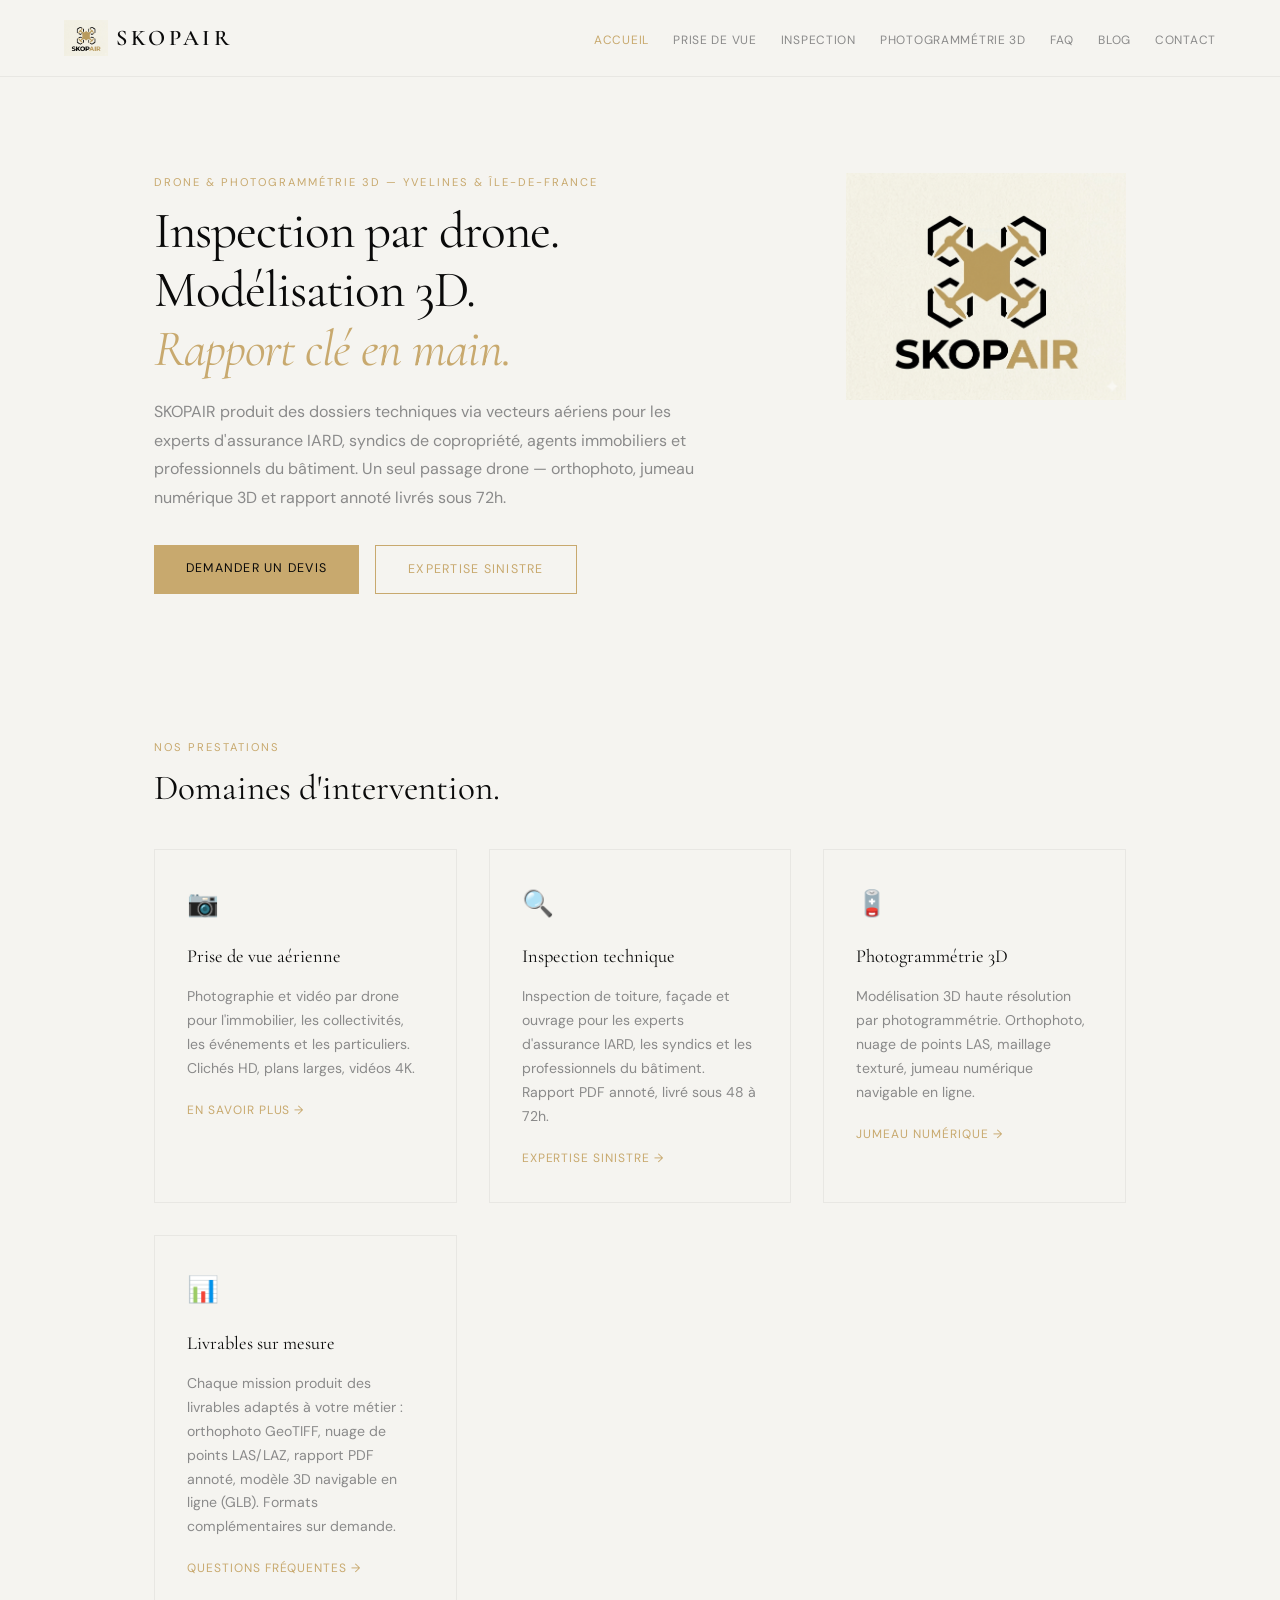
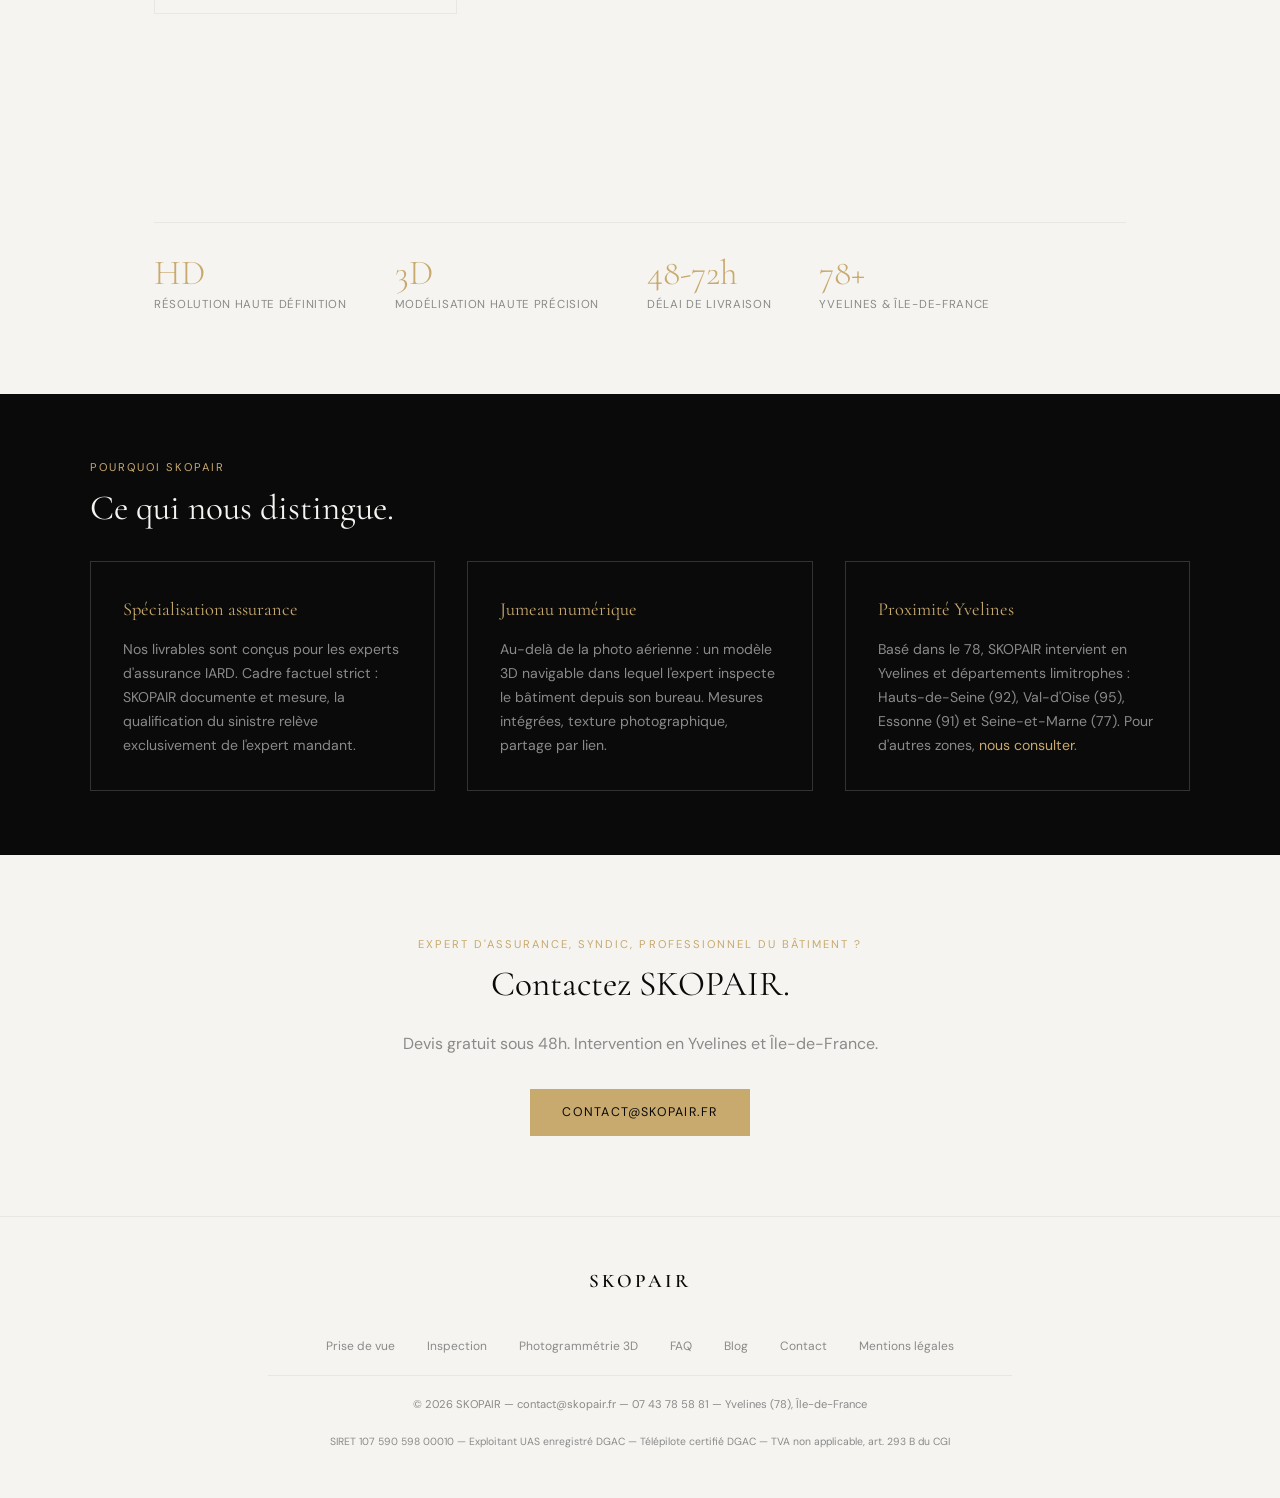
<file: index.html>
<!DOCTYPE html>
<html lang="fr">
<head>
  <meta charset="UTF-8">
  <meta name="viewport" content="width=device-width, initial-scale=1.0">
  <title>SKOPAIR — Drone & Photogrammétrie 3D pour Experts d'Assurance | Yvelines & Île-de-France</title>
  <meta name="description" content="SKOPAIR : inspection par drone et photogrammétrie 3D pour experts d'assurance IARD, syndics et professionnels du bâtiment. Orthophoto centimétrique, nuage de points, jumeau numérique — Yvelines (78) et Île-de-France.">
  <meta name="keywords" content="drone inspection toiture Yvelines, expert assurance drone IARD, photogrammétrie 3D drone Île-de-France, orthophoto sinistre drone, inspection façade drone 78, nuage de points LAS drone, jumeau numérique bâtiment drone, télépilote professionnel Yvelines">
  <meta name="robots" content="index, follow">
  <link rel="canonical" href="https://skopair.fr/">
  <link rel="icon" href="favicon.ico" type="image/x-icon">
  <meta property="og:title" content="SKOPAIR — Drone & Photogrammétrie 3D | Yvelines & Île-de-France">
  <meta property="og:description" content="Inspection par drone et modélisation 3D pour experts d'assurance IARD, syndics et professionnels du bâtiment.">
  <meta property="og:type" content="website">
  <meta property="og:url" content="https://skopair.fr/">
  <link rel="preconnect" href="https://fonts.googleapis.com">
  <link href="https://fonts.googleapis.com/css2?family=Cormorant+Garamond:wght@300;400;500;600&family=DM+Sans:wght@300;400;500&display=swap" rel="stylesheet">
  <style>
    :root{--noir:#0a0a0a;--blanc:#f5f4f0;--or:#c8a96e;--or-hover:#b8993e;--gris:#8a8a8a;--gris-clair:#e8e7e3}*{margin:0;padding:0;box-sizing:border-box}html{scroll-behavior:smooth}body{font-family:'DM Sans',sans-serif;background:var(--blanc);color:var(--noir);font-size:16px;line-height:1.7}h1,h2,h3{font-family:'Cormorant Garamond',serif;font-weight:400}h1{font-size:clamp(2rem,5vw,3.2rem);line-height:1.15;letter-spacing:-0.02em}h2{font-size:clamp(1.5rem,3.5vw,2.2rem);line-height:1.2}h3{font-size:1.15rem}a{color:var(--or);text-decoration:none}a:hover{text-decoration:underline}nav{display:flex;justify-content:space-between;align-items:center;padding:1.2rem 5%;border-bottom:1px solid var(--gris-clair);position:sticky;top:0;background:var(--blanc);z-index:100}.nav-logo{display:flex;align-items:center;gap:0.5rem;text-decoration:none}.nav-logo img{height:36px;width:auto}.nav-logo span{font-family:'Cormorant Garamond',serif;font-size:1.4rem;font-weight:600;letter-spacing:0.15em;color:var(--noir)}.nav-links{display:flex;list-style:none;gap:1.5rem;flex-wrap:wrap;align-items:center}.nav-links a{font-size:0.75rem;letter-spacing:0.06em;text-transform:uppercase;color:var(--gris);text-decoration:none;transition:color .2s}.nav-links a:hover,.nav-links a.active{color:var(--or)}.hamburger{display:none;flex-direction:column;gap:5px;cursor:pointer;background:none;border:none;padding:4px}.hamburger span{width:22px;height:2px;background:var(--noir);transition:all .3s}section{padding:5rem 5%;max-width:1100px;margin:0 auto}.dark{background:var(--noir);color:var(--blanc);max-width:100%;padding:4rem 5%}.dark-inner{max-width:1100px;margin:0 auto}.section-eyebrow{font-size:0.7rem;letter-spacing:0.18em;text-transform:uppercase;color:var(--or);margin-bottom:0.6rem}.hero{padding:6rem 5% 4rem;max-width:1100px;margin:0 auto}.hero h1 em{font-style:italic;color:var(--or)}.hero-sub{color:var(--gris);max-width:560px;font-size:1rem;line-height:1.8;margin-top:1.2rem}.card-grid{display:grid;grid-template-columns:repeat(auto-fit,minmax(260px,1fr));gap:2rem;margin-top:2.5rem}.card{border:1px solid var(--gris-clair);padding:2rem;transition:border-color .3s, transform .2s}.card:hover{border-color:var(--or);transform:translateY(-2px)}.card-icon{font-size:1.6rem;margin-bottom:1rem;display:block}.card h3{margin-bottom:0.8rem}.card p{font-size:0.88rem;color:var(--gris);line-height:1.7}.card-link{display:inline-block;margin-top:1.2rem;font-size:0.75rem;letter-spacing:0.08em;text-transform:uppercase;color:var(--or);text-decoration:none}.card-link:hover{color:var(--or-hover)}.card-link::after{content:" \2192"}.btn-primary{display:inline-block;padding:0.8rem 2rem;background:var(--or);color:var(--noir);font-size:0.78rem;letter-spacing:0.1em;text-transform:uppercase;text-decoration:none;transition:background .2s}.btn-primary:hover{background:var(--or-hover);text-decoration:none}.btn-outline{display:inline-block;padding:0.8rem 2rem;border:1px solid var(--or);color:var(--or);font-size:0.78rem;letter-spacing:0.1em;text-transform:uppercase;text-decoration:none;transition:all .2s}.btn-outline:hover{background:var(--or);color:var(--noir);text-decoration:none}.stats{display:flex;gap:3rem;flex-wrap:wrap;margin-top:3rem;padding-top:2rem;border-top:1px solid var(--gris-clair)}.stat-number{font-family:'Cormorant Garamond',serif;font-size:2.2rem;font-weight:300;color:var(--or);line-height:1}.stat-label{font-size:0.72rem;letter-spacing:0.06em;text-transform:uppercase;color:var(--gris);margin-top:0.3rem}footer{display:flex;flex-direction:column;align-items:center;gap:1.2rem;padding:3rem 5%;border-top:1px solid var(--gris-clair);text-align:center}.footer-logo{font-family:'Cormorant Garamond',serif;font-size:1.2rem;font-weight:600;letter-spacing:0.15em}.footer-nav{display:flex;gap:2rem;flex-wrap:wrap;justify-content:center}.footer-nav a{color:var(--gris);text-decoration:none;font-size:0.75rem}.footer-nav a:hover{color:var(--or)}.footer-copy{font-size:0.7rem;color:var(--gris)}.footer-legal{font-size:.65rem;color:var(--gris);line-height:1.6}.fade-in{opacity:0;transform:translateY(20px);transition:opacity .6s,transform .6s}.fade-in.visible{opacity:1;transform:translateY(0)}@media(max-width:768px){.hamburger{display:flex}.nav-links{display:none;position:absolute;top:100%;left:0;right:0;flex-direction:column;background:var(--blanc);padding:1.5rem 5%;border-bottom:1px solid var(--gris-clair);gap:1rem}.nav-links.open{display:flex}section,.hero{padding-left:6%;padding-right:6%}.stats{gap:2rem}.card-grid{grid-template-columns:1fr}}
  </style>
</head>
<body>
<nav><a href="index.html" class="nav-logo"><img src="logo.png" alt="SKOPAIR"><span>SKOPAIR</span></a><button class="hamburger" onclick="document.querySelector('.nav-links').classList.toggle('open')" aria-label="Menu"><span></span><span></span><span></span></button><ul class="nav-links"><li><a href="index.html" class="active">Accueil</a></li><li><a href="prisedevue.html">Prise de vue</a></li><li><a href="inspection.html">Inspection</a></li><li><a href="photogrammetrie.html">Photogramm&eacute;trie 3D</a></li><li><a href="faq.html">FAQ</a></li><li><a href="blog.html">Blog</a></li><li><a href="contact.html">Contact</a></li></ul></nav>
<div class="hero fade-in"><div style="display:flex;align-items:flex-start;gap:3rem;flex-wrap:wrap;"><div style="flex:1;min-width:300px;"><p class="section-eyebrow">Drone &amp; Photogramm&eacute;trie 3D &mdash; Yvelines &amp; &Icirc;le-de-France</p><h1>Inspection par drone.<br>Mod&eacute;lisation 3D.<br><em>Rapport cl&eacute; en main.</em></h1><p class="hero-sub">SKOPAIR produit des dossiers techniques via vecteurs a&eacute;riens pour les experts d'assurance IARD, syndics de copropri&eacute;t&eacute;, agents immobiliers et professionnels du b&acirc;timent. Un seul passage drone &mdash; orthophoto, jumeau num&eacute;rique 3D et rapport annot&eacute; livr&eacute;s sous 72h.</p><div style="margin-top:2rem;display:flex;gap:1rem;flex-wrap:wrap;"><a href="contact.html" class="btn-primary">Demander un devis</a><a href="inspection.html" class="btn-outline">Expertise sinistre</a></div></div><div style="flex:0 0 280px;max-width:320px;"><img src="logo.png" alt="SKOPAIR &mdash; Drone &amp; Photogramm&eacute;trie 3D" style="width:100%;height:auto;" loading="lazy"></div></div></div>
<section class="fade-in"><p class="section-eyebrow">Nos prestations</p><h2>Domaines d'intervention.</h2><div class="card-grid"><div class="card"><span class="card-icon">&#128247;</span><h3>Prise de vue a&eacute;rienne</h3><p>Photographie et vid&eacute;o par drone pour l'immobilier, les collectivit&eacute;s, les &eacute;v&eacute;nements et les particuliers. Clich&eacute;s HD, plans larges, vid&eacute;os 4K.</p><a href="prisedevue.html" class="card-link">En savoir plus</a></div><div class="card"><span class="card-icon">&#128269;</span><h3>Inspection technique</h3><p>Inspection de toiture, fa&ccedil;ade et ouvrage pour les experts d'assurance IARD, les syndics et les professionnels du b&acirc;timent. Rapport PDF annot&eacute;, livr&eacute; sous 48 &agrave; 72h.</p><a href="inspection.html" class="card-link">Expertise sinistre</a></div><div class="card"><span class="card-icon">&#129707;</span><h3>Photogramm&eacute;trie 3D</h3><p>Mod&eacute;lisation 3D haute r&eacute;solution par photogramm&eacute;trie. Orthophoto, nuage de points LAS, maillage textur&eacute;, jumeau num&eacute;rique navigable en ligne.</p><a href="photogrammetrie.html" class="card-link">Jumeau num&eacute;rique</a></div><div class="card"><span class="card-icon">&#128202;</span><h3>Livrables sur mesure</h3><p>Chaque mission produit des livrables adapt&eacute;s &agrave; votre m&eacute;tier : orthophoto GeoTIFF, nuage de points LAS/LAZ, rapport PDF annot&eacute;, mod&egrave;le 3D navigable en ligne (GLB). Formats compl&eacute;mentaires sur demande.</p><a href="faq.html" class="card-link">Questions fr&eacute;quentes</a></div></div></section>
<section class="fade-in"><div class="stats"><div class="stat"><div class="stat-number">HD</div><div class="stat-label">R&eacute;solution haute d&eacute;finition</div></div><div class="stat"><div class="stat-number">3D</div><div class="stat-label">Mod&eacute;lisation haute pr&eacute;cision</div></div><div class="stat"><div class="stat-number">48-72h</div><div class="stat-label">D&eacute;lai de livraison</div></div><div class="stat"><div class="stat-number">78+</div><div class="stat-label">Yvelines &amp; &Icirc;le-de-France</div></div></div></section>
<div class="dark"><div class="dark-inner fade-in"><p class="section-eyebrow" style="color:var(--or);">Pourquoi SKOPAIR</p><h2 style="color:var(--blanc);">Ce qui nous distingue.</h2><div class="card-grid" style="margin-top:2rem;"><div class="card" style="border-color:#333;background:transparent;"><h3 style="color:var(--or);">Sp&eacute;cialisation assurance</h3><p style="color:var(--gris);">Nos livrables sont con&ccedil;us pour les experts d'assurance IARD. Cadre factuel strict : SKOPAIR documente et mesure, la qualification du sinistre rel&egrave;ve exclusivement de l'expert mandant.</p></div><div class="card" style="border-color:#333;background:transparent;"><h3 style="color:var(--or);">Jumeau num&eacute;rique</h3><p style="color:var(--gris);">Au-del&agrave; de la photo a&eacute;rienne : un mod&egrave;le 3D navigable dans lequel l'expert inspecte le b&acirc;timent depuis son bureau. Mesures int&eacute;gr&eacute;es, texture photographique, partage par lien.</p></div><div class="card" style="border-color:#333;background:transparent;"><h3 style="color:var(--or);">Proximit&eacute; Yvelines</h3><p style="color:var(--gris);">Bas&eacute; dans le 78, SKOPAIR intervient en Yvelines et d&eacute;partements limitrophes : Hauts-de-Seine (92), Val-d'Oise (95), Essonne (91) et Seine-et-Marne (77). Pour d'autres zones, <a href="contact.html" style="color:var(--or);">nous consulter</a>.</p></div></div></div></div>
<section class="fade-in" style="text-align:center;"><p class="section-eyebrow">Expert d'assurance, syndic, professionnel du b&acirc;timent ?</p><h2 style="margin-bottom:1.5rem;">Contactez SKOPAIR.</h2><p style="color:var(--gris);max-width:480px;margin:0 auto 2rem;">Devis gratuit sous 48h. Intervention en Yvelines et &Icirc;le-de-France.</p><a href="contact.html" class="btn-primary">contact@skopair.fr</a></section>
<footer>
  <span class="footer-logo">SKOPAIR</span>
  <nav class="footer-nav">
    <a href="prisedevue.html">Prise de vue</a>
    <a href="inspection.html">Inspection</a>
    <a href="photogrammetrie.html">Photogramm&eacute;trie 3D</a>
    <a href="faq.html">FAQ</a>
    <a href="blog.html">Blog</a>
    <a href="contact.html">Contact</a>
    <a href="mentions-legales.html">Mentions l&eacute;gales</a>
  </nav>
  <span class="footer-copy">&copy; 2026 SKOPAIR &mdash; contact@skopair.fr &mdash; 07&nbsp;43&nbsp;78&nbsp;58&nbsp;81 &mdash; Yvelines (78), &Icirc;le-de-France</span>
  <span class="footer-legal">SIRET 107&nbsp;590&nbsp;598&nbsp;00010 &mdash; Exploitant UAS enregistr&eacute; DGAC &mdash; T&eacute;l&eacute;pilote certifi&eacute; DGAC &mdash; TVA non applicable, art.&nbsp;293&nbsp;B du CGI</span>
</footer>
<script>const obs=new IntersectionObserver(e=>e.forEach(el=>{if(el.isIntersecting)el.target.classList.add('visible')}),{threshold:0.1});document.querySelectorAll('.fade-in').forEach(el=>obs.observe(el));</script>
</body>
</html>
</file>
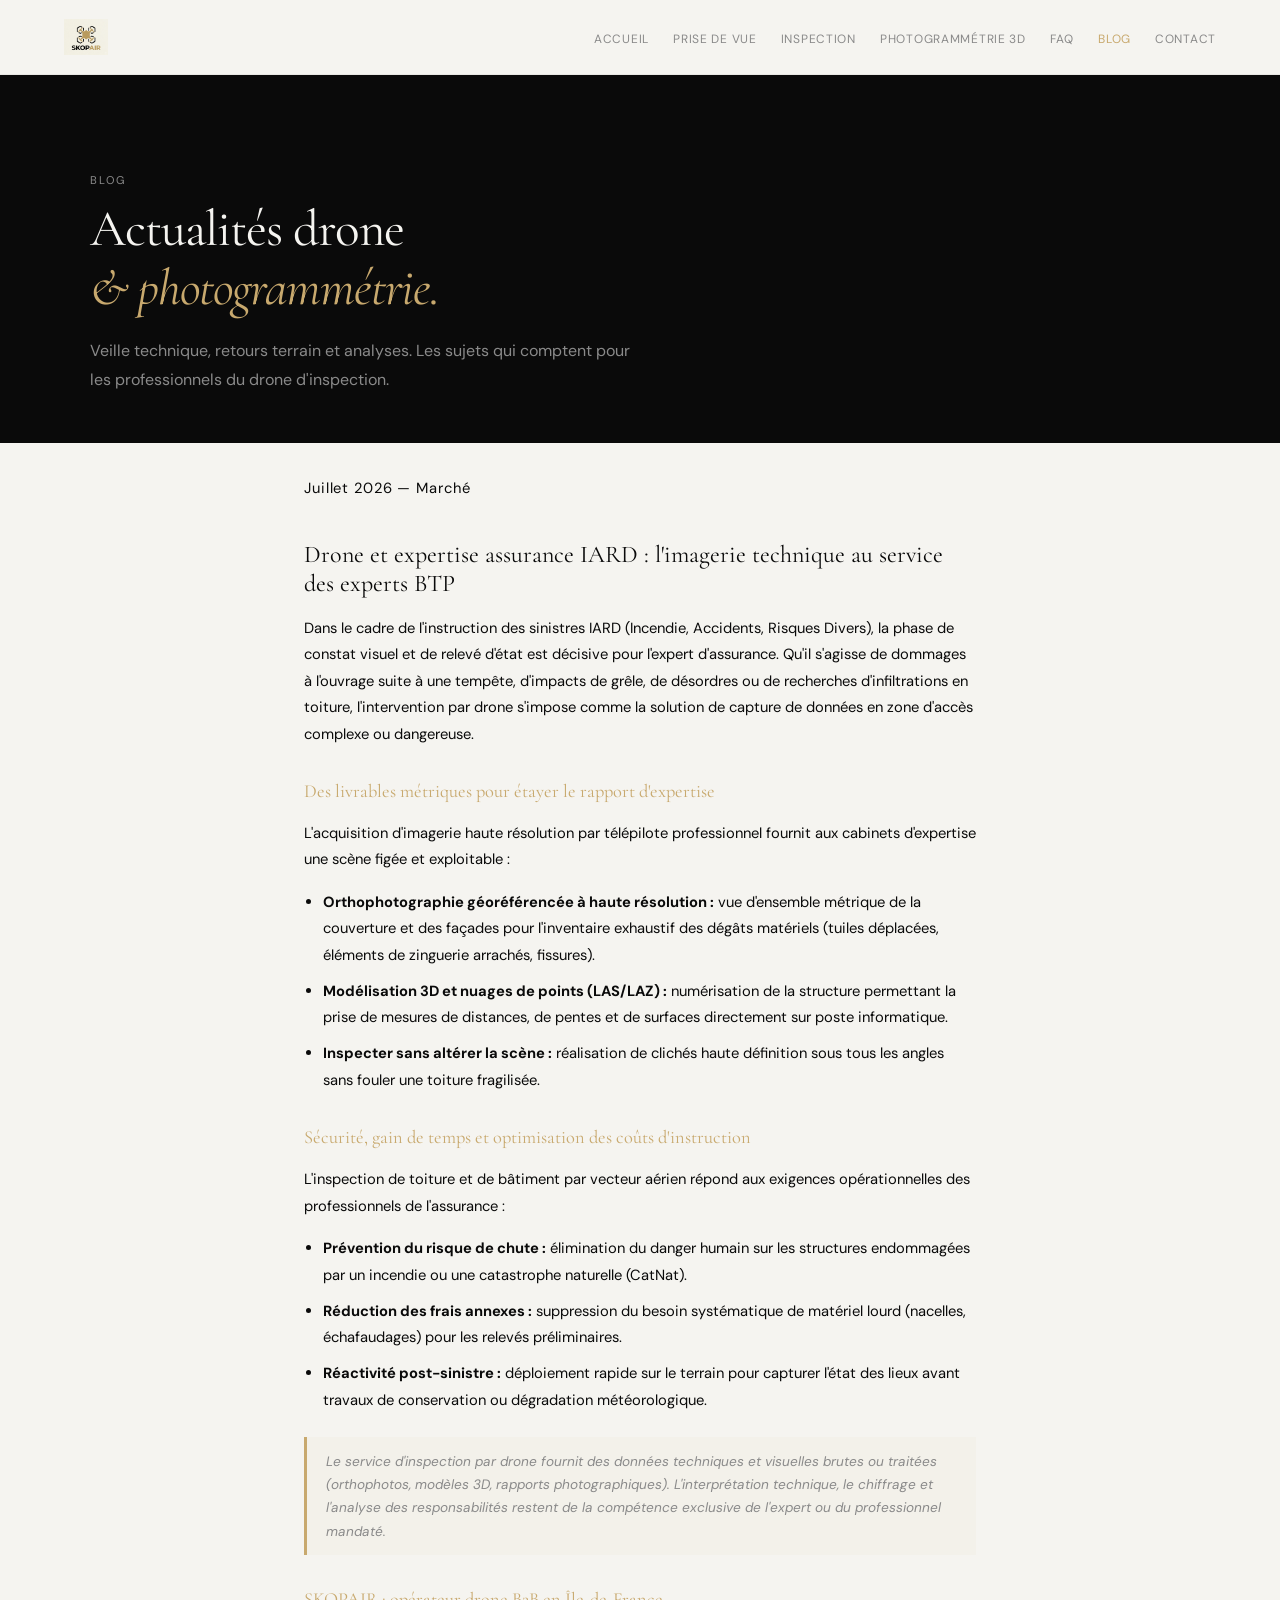
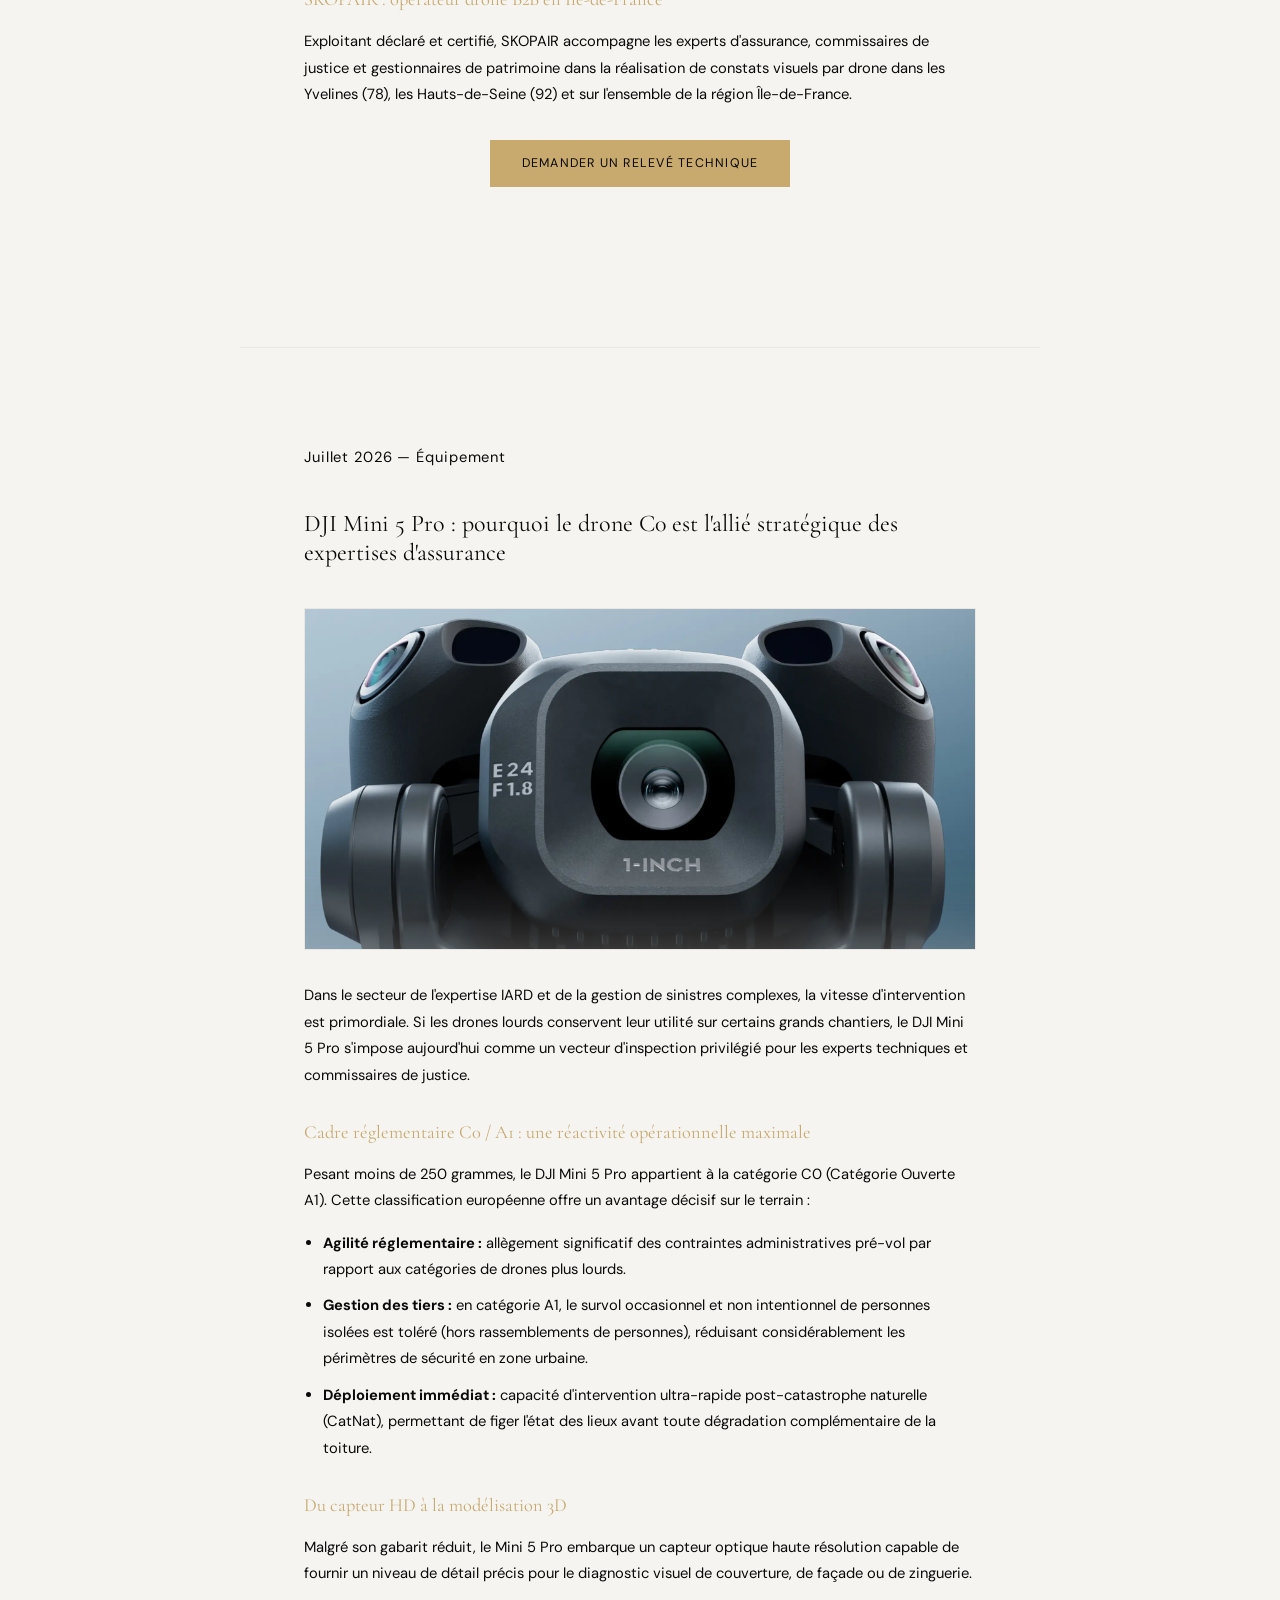
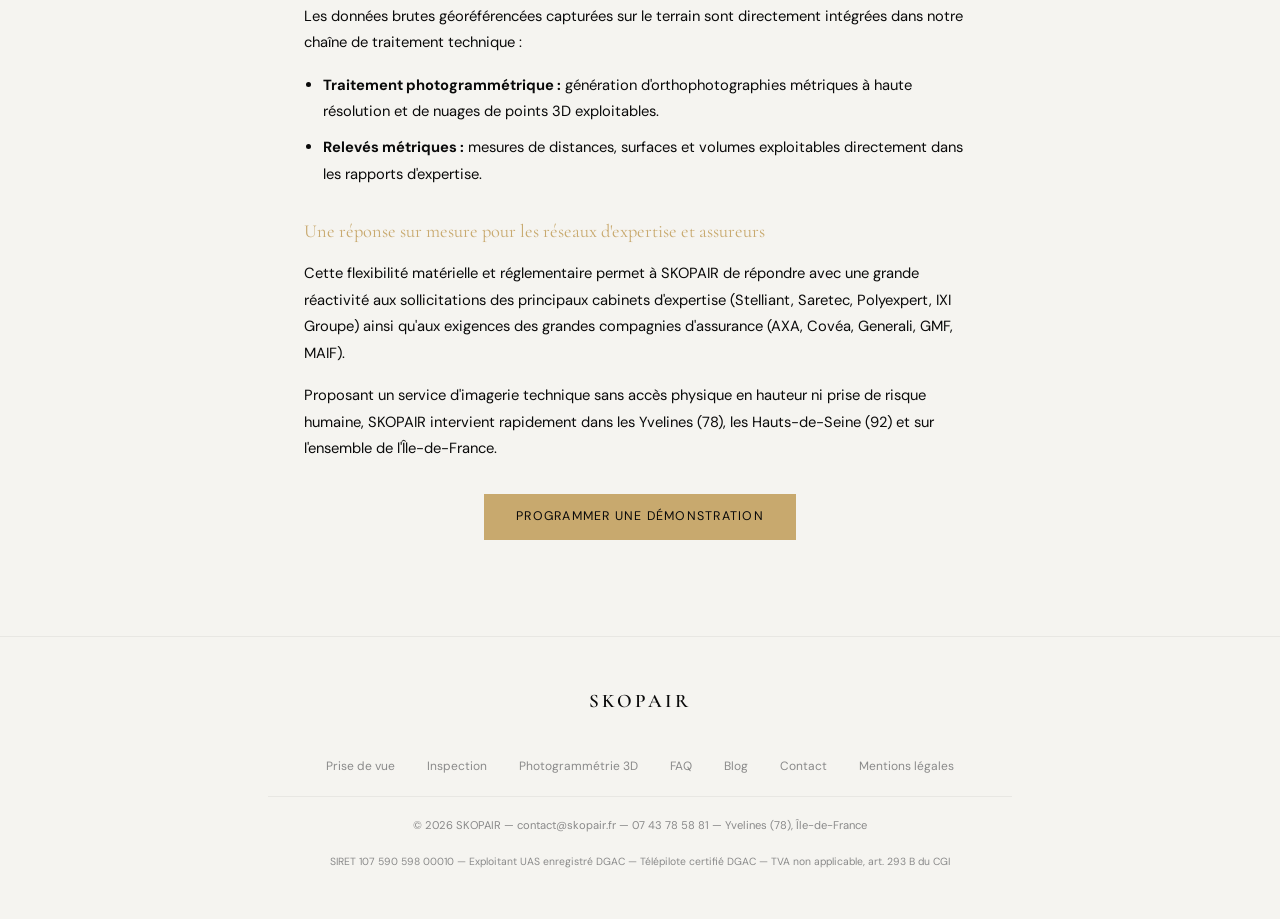
<file: blog.html>
<!DOCTYPE html>
<html lang="fr">
<head>
  <meta charset="UTF-8">
  <meta name="viewport" content="width=device-width, initial-scale=1.0">
  <title>Blog — Actualités Drone, Photogrammétrie & Inspection 2026 | SKOPAIR</title>
  <meta name="description" content="Actualités et analyses sur le drone professionnel : inspection, photogrammétrie 3D, réglementation, nouveaux équipements. DJI Mini 5 Pro, catégorie ouverte A2, Gaussian Splatting — SKOPAIR Yvelines.">
  <meta name="keywords" content="blog drone professionnel 2026, DJI Mini 5 Pro test, drone inspection toiture actualité, photogrammétrie 3D drone, réglementation drone catégorie ouverte A2, drone expert assurance IARD, drone Yvelines Île-de-France, inspection sinistre drone">
  <meta name="robots" content="index, follow">
  <link rel="canonical" href="https://skopair.fr/blog.html">
  <link rel="icon" href="favicon.ico" type="image/x-icon">
  <link rel="preconnect" href="https://fonts.googleapis.com">
  <link href="https://fonts.googleapis.com/css2?family=Cormorant+Garamond:wght@300;400;500;600&family=DM+Sans:wght@300;400;500&display=swap" rel="stylesheet">
  <style>
    :root{--noir:#0a0a0a;--blanc:#f5f4f0;--or:#c8a96e;--or-hover:#b8993e;--gris:#8a8a8a;--gris-clair:#e8e7e3}
    *{margin:0;padding:0;box-sizing:border-box}html{scroll-behavior:smooth}
    body{font-family:'DM Sans',sans-serif;background:var(--blanc);color:var(--noir);font-size:16px;line-height:1.7}
    h1,h2,h3{font-family:'Cormorant Garamond',serif;font-weight:400}
    h1{font-size:clamp(2rem,5vw,3.2rem);line-height:1.15;letter-spacing:-0.02em}
    h2{font-size:clamp(1.5rem,3.5vw,2.2rem);line-height:1.2}h3{font-size:1.15rem}
    a{color:var(--or);text-decoration:none}a:hover{text-decoration:underline}
    nav{display:flex;justify-content:space-between;align-items:center;padding:1.2rem 5%;border-bottom:1px solid var(--gris-clair);position:sticky;top:0;background:var(--blanc);z-index:100}
    .nav-logo{font-family:'Cormorant Garamond',serif;font-size:1.4rem;font-weight:600;letter-spacing:.15em;color:var(--noir);text-decoration:none;display:flex;align-items:center;gap:.5rem}
    .nav-logo img{height:36px;width:auto}
    .nav-links{display:flex;list-style:none;gap:1.5rem;flex-wrap:wrap;align-items:center}
    .nav-links a{font-size:.75rem;letter-spacing:.06em;text-transform:uppercase;color:var(--gris);text-decoration:none;transition:color .2s}
    .nav-links a:hover,.nav-links a.active{color:var(--or)}
    .hamburger{display:none;flex-direction:column;gap:5px;cursor:pointer;background:none;border:none;padding:4px}
    .hamburger span{width:22px;height:2px;background:var(--noir);transition:all .3s}
    .section-eyebrow{font-size:.7rem;letter-spacing:.18em;text-transform:uppercase;color:var(--or);margin-bottom:.6rem}
    .page-hero{padding:6rem 5% 3rem;max-width:100%;background:var(--noir)}
    .page-hero-inner{max-width:1100px;margin:0 auto}
    .page-hero h1{color:var(--blanc)}
    .page-hero h1 em{font-style:italic;color:var(--or)}
    .page-hero p{color:var(--gris)}
    .article{max-width:800px;margin:0 auto;padding:2rem 5% 4rem}
    .article h2{margin:2.5rem 0 1rem;font-size:1.5rem}
    .article h3{margin:1.8rem 0 .8rem;font-size:1.15rem;color:var(--or)}
    .article p{font-size:.92rem;color:var(--noir);line-height:1.8;margin-bottom:1rem}
    .article ul{margin:0 0 1.5rem 1.2rem;list-style:disc}
    .article li{font-size:.92rem;color:var(--noir);line-height:1.8;margin-bottom:.6rem}
    .article li strong{color:var(--noir)}
    .article-meta{font-size:.75rem;color:var(--or);letter-spacing:.06em;margin-bottom:2rem}
    .article-note{font-size:.85rem;color:var(--gris);font-style:italic;border-left:3px solid var(--or);padding:.8rem 1.2rem;margin:1.5rem 0;background:rgba(200,169,110,.05)}
    .article-cta{text-align:center;margin:2rem 0}
    .article-img{width:100%;height:auto;border:1px solid var(--gris-clair);margin:1.5rem 0}
    .article-separator{border:none;border-top:1px solid var(--gris-clair);margin:4rem auto;max-width:800px}
    .btn-primary{display:inline-block;padding:.8rem 2rem;background:var(--or);color:var(--noir);font-size:.78rem;letter-spacing:.1em;text-transform:uppercase;text-decoration:none;transition:background .2s}
    .btn-primary:hover{background:var(--or-hover);text-decoration:none}
    footer{display:flex;flex-direction:column;align-items:center;gap:1.2rem;padding:3rem 5%;border-top:1px solid var(--gris-clair);text-align:center}
    .footer-logo{font-family:'Cormorant Garamond',serif;font-size:1.2rem;font-weight:600;letter-spacing:.15em}
    .footer-nav{display:flex;gap:2rem;flex-wrap:wrap;justify-content:center}
    .footer-nav a{color:var(--gris);text-decoration:none;font-size:.75rem}.footer-nav a:hover{color:var(--or)}
    .footer-copy{font-size:.7rem;color:var(--gris)}
    .footer-legal{font-size:.65rem;color:var(--gris);line-height:1.6}
    .fade-in{opacity:0;transform:translateY(20px);transition:opacity .6s,transform .6s}
    .fade-in.visible{opacity:1;transform:translateY(0)}
    @media(max-width:768px){
      .hamburger{display:flex}
      .nav-links{display:none;position:absolute;top:100%;left:0;right:0;flex-direction:column;background:var(--blanc);padding:1.5rem 5%;border-bottom:1px solid var(--gris-clair);gap:1rem}
      .nav-links.open{display:flex}
      .page-hero{padding-left:6%;padding-right:6%}
      .article{padding-left:6%;padding-right:6%}
    }
  </style>
</head>
<body>

<nav>
  <a href="index.html" class="nav-logo"><img src="logo.png" alt="SKOPAIR" style="height:36px;width:auto;vertical-align:middle;"></a>
  <button class="hamburger" onclick="document.querySelector('.nav-links').classList.toggle('open')" aria-label="Menu">
    <span></span><span></span><span></span>
  </button>
  <ul class="nav-links">
    <li><a href="index.html">Accueil</a></li>
    <li><a href="prisedevue.html">Prise de vue</a></li>
    <li><a href="inspection.html">Inspection</a></li>
    <li><a href="photogrammetrie.html">Photogramm&eacute;trie 3D</a></li>
    <li><a href="faq.html">FAQ</a></li>
    <li><a href="blog.html" class="active">Blog</a></li>
    <li><a href="contact.html">Contact</a></li>
  </ul>
</nav>

<!-- HERO BANDEAU NOIR -->
<div class="page-hero fade-in">
  <div class="page-hero-inner">
    <p class="section-eyebrow">Blog</p>
    <h1>Actualit&eacute;s drone<br><em>&amp; photogramm&eacute;trie.</em></h1>
    <p style="max-width:560px;font-size:1rem;line-height:1.8;margin-top:1.2rem;">Veille technique, retours terrain et analyses. Les sujets qui comptent pour les professionnels du drone d'inspection.</p>
  </div>
</div>

<!-- ARTICLE 1 : IARD -->
<div class="article fade-in" id="iard">
  <p class="article-meta">Juillet 2026 &mdash; March&eacute;</p>
  <h2>Drone et expertise assurance IARD&nbsp;: l'imagerie technique au service des experts BTP</h2>

  <p>Dans le cadre de l'instruction des sinistres IARD (Incendie, Accidents, Risques Divers), la phase de constat visuel et de relev&eacute; d'&eacute;tat est d&eacute;cisive pour l'expert d'assurance. Qu'il s'agisse de dommages &agrave; l'ouvrage suite &agrave; une temp&ecirc;te, d'impacts de gr&ecirc;le, de d&eacute;sordres ou de recherches d'infiltrations en toiture, l'intervention par drone s'impose comme la solution de capture de donn&eacute;es en zone d'acc&egrave;s complexe ou dangereuse.</p>

  <h3>Des livrables m&eacute;triques pour &eacute;tayer le rapport d'expertise</h3>
  <p>L'acquisition d'imagerie haute r&eacute;solution par t&eacute;l&eacute;pilote professionnel fournit aux cabinets d'expertise une sc&egrave;ne fig&eacute;e et exploitable&nbsp;:</p>
  <ul>
    <li><strong>Orthophotographie g&eacute;or&eacute;f&eacute;renc&eacute;e &agrave; haute r&eacute;solution&nbsp;:</strong> vue d'ensemble m&eacute;trique de la couverture et des fa&ccedil;ades pour l'inventaire exhaustif des d&eacute;g&acirc;ts mat&eacute;riels (tuiles d&eacute;plac&eacute;es, &eacute;l&eacute;ments de zinguerie arrach&eacute;s, fissures).</li>
    <li><strong>Mod&eacute;lisation 3D et nuages de points (LAS/LAZ)&nbsp;:</strong> num&eacute;risation de la structure permettant la prise de mesures de distances, de pentes et de surfaces directement sur poste informatique.</li>
    <li><strong>Inspecter sans alt&eacute;rer la sc&egrave;ne&nbsp;:</strong> r&eacute;alisation de clich&eacute;s haute d&eacute;finition sous tous les angles sans fouler une toiture fragilis&eacute;e.</li>
  </ul>

  <h3>S&eacute;curit&eacute;, gain de temps et optimisation des co&ucirc;ts d'instruction</h3>
  <p>L'inspection de toiture et de b&acirc;timent par vecteur a&eacute;rien r&eacute;pond aux exigences op&eacute;rationnelles des professionnels de l'assurance&nbsp;:</p>
  <ul>
    <li><strong>Pr&eacute;vention du risque de chute&nbsp;:</strong> &eacute;limination du danger humain sur les structures endommag&eacute;es par un incendie ou une catastrophe naturelle (CatNat).</li>
    <li><strong>R&eacute;duction des frais annexes&nbsp;:</strong> suppression du besoin syst&eacute;matique de mat&eacute;riel lourd (nacelles, &eacute;chafaudages) pour les relev&eacute;s pr&eacute;liminaires.</li>
    <li><strong>R&eacute;activit&eacute; post-sinistre&nbsp;:</strong> d&eacute;ploiement rapide sur le terrain pour capturer l'&eacute;tat des lieux avant travaux de conservation ou d&eacute;gradation m&eacute;t&eacute;orologique.</li>
  </ul>

  <div class="article-note">Le service d'inspection par drone fournit des donn&eacute;es techniques et visuelles brutes ou trait&eacute;es (orthophotos, mod&egrave;les 3D, rapports photographiques). L'interpr&eacute;tation technique, le chiffrage et l'analyse des responsabilit&eacute;s restent de la comp&eacute;tence exclusive de l'expert ou du professionnel mandat&eacute;.</div>

  <h3>SKOPAIR&nbsp;: op&eacute;rateur drone B2B en &Icirc;le-de-France</h3>
  <p>Exploitant d&eacute;clar&eacute; et certifi&eacute;, SKOPAIR accompagne les experts d'assurance, commissaires de justice et gestionnaires de patrimoine dans la r&eacute;alisation de constats visuels par drone dans les Yvelines (78), les Hauts-de-Seine (92) et sur l'ensemble de la r&eacute;gion &Icirc;le-de-France.</p>

  <div class="article-cta">
    <a href="contact.html" class="btn-primary">Demander un relev&eacute; technique</a>
  </div>
</div>

<hr class="article-separator">

<!-- ARTICLE 2 : MINI 5 PRO -->
<div class="article fade-in" id="mini5pro">
  <p class="article-meta">Juillet 2026 &mdash; &Eacute;quipement</p>
  <h2>DJI Mini 5 Pro&nbsp;: pourquoi le drone C0 est l'alli&eacute; strat&eacute;gique des expertises d'assurance</h2>

<img src="mini5pro.png" alt="DJI Mini 5 Pro en vol" class="article-img" loading="lazy">
  
  <p>Dans le secteur de l'expertise IARD et de la gestion de sinistres complexes, la vitesse d'intervention est primordiale. Si les drones lourds conservent leur utilit&eacute; sur certains grands chantiers, le DJI Mini 5 Pro s'impose aujourd'hui comme un vecteur d'inspection privil&eacute;gi&eacute; pour les experts techniques et commissaires de justice.</p>

  <h3>Cadre r&eacute;glementaire C0 / A1&nbsp;: une r&eacute;activit&eacute; op&eacute;rationnelle maximale</h3>
  <p>Pesant moins de 250 grammes, le DJI Mini 5 Pro appartient &agrave; la cat&eacute;gorie C0 (Cat&eacute;gorie Ouverte A1). Cette classification europ&eacute;enne offre un avantage d&eacute;cisif sur le terrain&nbsp;:</p>
  <ul>
    <li><strong>Agilit&eacute; r&eacute;glementaire&nbsp;:</strong> all&egrave;gement significatif des contraintes administratives pr&eacute;-vol par rapport aux cat&eacute;gories de drones plus lourds.</li>
    <li><strong>Gestion des tiers&nbsp;:</strong> en cat&eacute;gorie A1, le survol occasionnel et non intentionnel de personnes isol&eacute;es est tol&eacute;r&eacute; (hors rassemblements de personnes), r&eacute;duisant consid&eacute;rablement les p&eacute;rim&egrave;tres de s&eacute;curit&eacute; en zone urbaine.</li>
    <li><strong>D&eacute;ploiement imm&eacute;diat&nbsp;:</strong> capacit&eacute; d'intervention ultra-rapide post-catastrophe naturelle (CatNat), permettant de figer l'&eacute;tat des lieux avant toute d&eacute;gradation compl&eacute;mentaire de la toiture.</li>
  </ul>

  <h3>Du capteur HD &agrave; la mod&eacute;lisation 3D</h3>
  <p>Malgr&eacute; son gabarit r&eacute;duit, le Mini 5 Pro embarque un capteur optique haute r&eacute;solution capable de fournir un niveau de d&eacute;tail pr&eacute;cis pour le diagnostic visuel de couverture, de fa&ccedil;ade ou de zinguerie.</p>
  <p>Les donn&eacute;es brutes g&eacute;or&eacute;f&eacute;renc&eacute;es captur&eacute;es sur le terrain sont directement int&eacute;gr&eacute;es dans notre cha&icirc;ne de traitement technique&nbsp;:</p>
  <ul>
    <li><strong>Traitement photogramm&eacute;trique&nbsp;:</strong> g&eacute;n&eacute;ration d'orthophotographies m&eacute;triques &agrave; haute r&eacute;solution et de nuages de points 3D exploitables.</li>
    <li><strong>Relev&eacute;s m&eacute;triques&nbsp;:</strong> mesures de distances, surfaces et volumes exploitables directement dans les rapports d'expertise.</li>
  </ul>

  <h3>Une r&eacute;ponse sur mesure pour les r&eacute;seaux d'expertise et assureurs</h3>
  <p>Cette flexibilit&eacute; mat&eacute;rielle et r&eacute;glementaire permet &agrave; SKOPAIR de r&eacute;pondre avec une grande r&eacute;activit&eacute; aux sollicitations des principaux cabinets d'expertise (Stelliant, Saretec, Polyexpert, IXI Groupe) ainsi qu'aux exigences des grandes compagnies d'assurance (AXA, Cov&eacute;a, Generali, GMF, MAIF).</p>
  <p>Proposant un service d'imagerie technique sans acc&egrave;s physique en hauteur ni prise de risque humaine, SKOPAIR intervient rapidement dans les Yvelines (78), les Hauts-de-Seine (92) et sur l'ensemble de l'&Icirc;le-de-France.</p>

  <div class="article-cta">
    <a href="contact.html" class="btn-primary">Programmer une d&eacute;monstration</a>
  </div>
</div>

<footer>
  <span class="footer-logo">SKOPAIR</span>
  <nav class="footer-nav">
    <a href="prisedevue.html">Prise de vue</a>
    <a href="inspection.html">Inspection</a>
    <a href="photogrammetrie.html">Photogramm&eacute;trie 3D</a>
    <a href="faq.html">FAQ</a>
    <a href="blog.html">Blog</a>
    <a href="contact.html">Contact</a>
    <a href="mentions-legales.html">Mentions l&eacute;gales</a>
  </nav>
  <span class="footer-copy">&copy; 2026 SKOPAIR &mdash; contact@skopair.fr &mdash; 07&nbsp;43&nbsp;78&nbsp;58&nbsp;81 &mdash; Yvelines (78), &Icirc;le-de-France</span>
  <span class="footer-legal">SIRET 107&nbsp;590&nbsp;598&nbsp;00010 &mdash; Exploitant UAS enregistr&eacute; DGAC &mdash; T&eacute;l&eacute;pilote certifi&eacute; DGAC &mdash; TVA non applicable, art.&nbsp;293&nbsp;B du CGI</span>
</footer>

<script>
  const obs=new IntersectionObserver(e=>e.forEach(el=>{if(el.isIntersecting)el.target.classList.add('visible')}),{threshold:.1});
  document.querySelectorAll('.fade-in').forEach(el=>obs.observe(el));
</script>
</body>
</html>
</file>
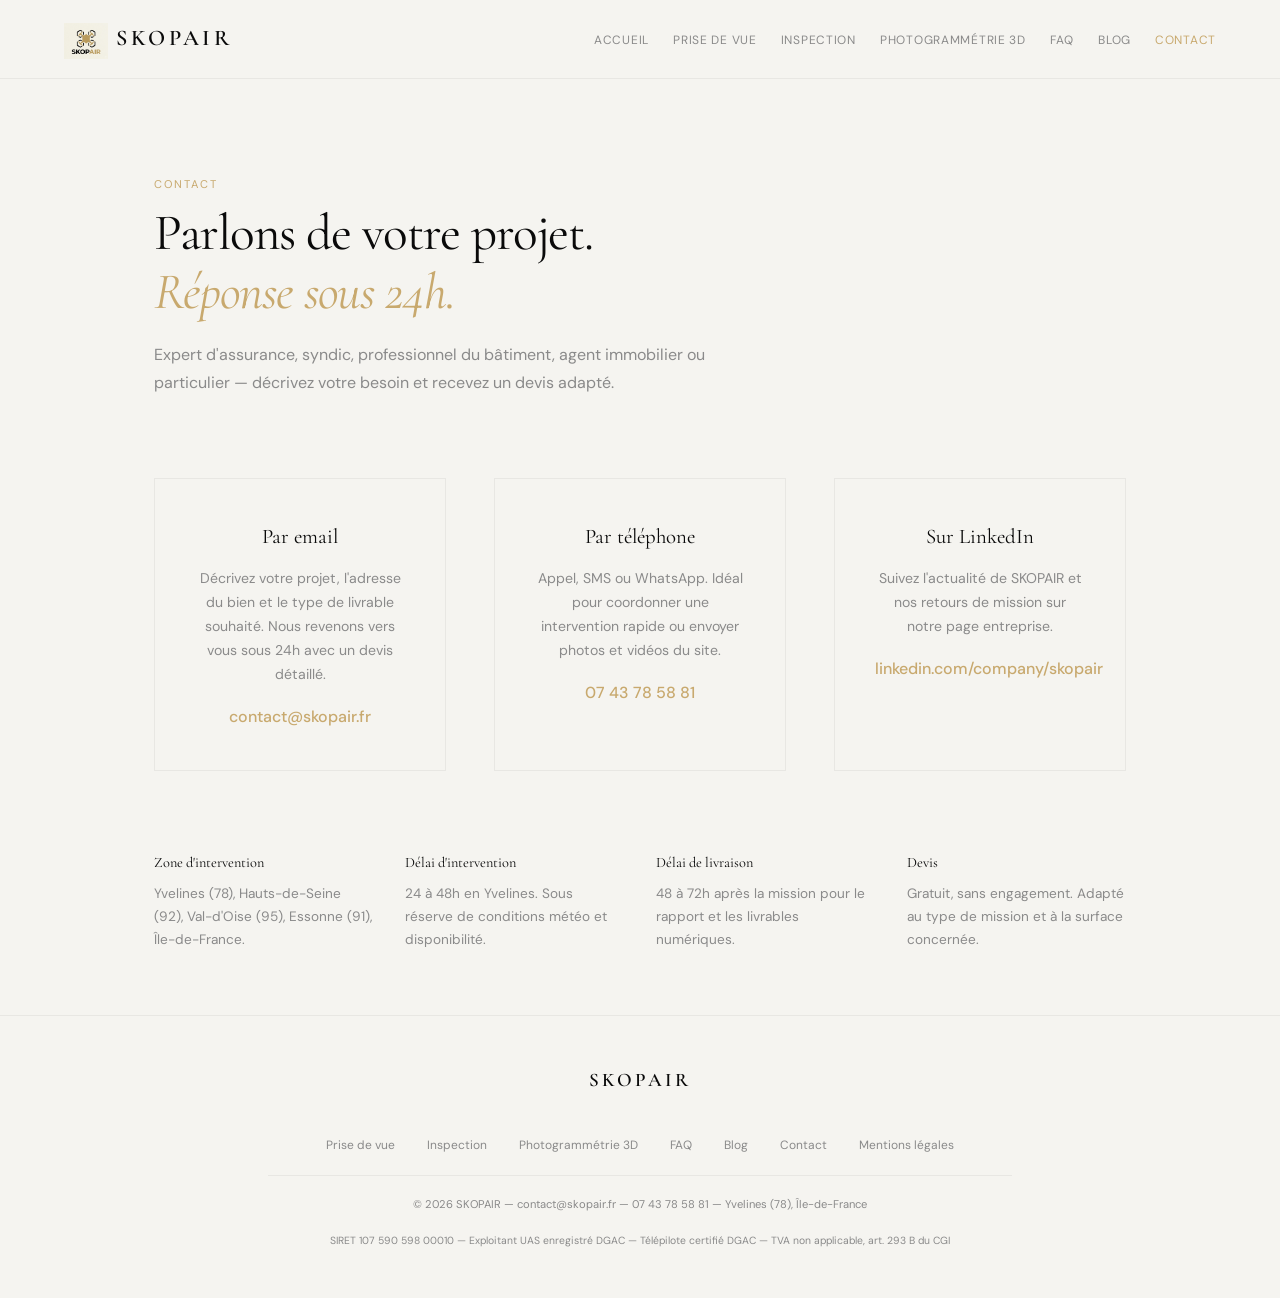
<file: contact.html>
<!DOCTYPE html>
<html lang="fr">
<head>
  <meta charset="UTF-8">
  <meta name="viewport" content="width=device-width, initial-scale=1.0">
  <title>Contact — SKOPAIR | Drone & Photogrammétrie 3D Yvelines</title>
  <meta name="description" content="Contactez SKOPAIR pour un devis d'inspection par drone, de photogrammétrie 3D ou de prise de vue aérienne en Yvelines (78) et Île-de-France. Réponse sous 24h.">
  <meta name="robots" content="index, follow">
  <link rel="canonical" href="https://skopair.fr/contact.html">
  <link rel="icon" href="favicon.ico" type="image/x-icon">
  <link rel="preconnect" href="https://fonts.googleapis.com">
  <link href="https://fonts.googleapis.com/css2?family=Cormorant+Garamond:wght@300;400;500;600&family=DM+Sans:wght@300;400;500&display=swap" rel="stylesheet">
  <style>
    :root{--noir:#0a0a0a;--blanc:#f5f4f0;--or:#c8a96e;--or-hover:#b8993e;--gris:#8a8a8a;--gris-clair:#e8e7e3}
    *{margin:0;padding:0;box-sizing:border-box}html{scroll-behavior:smooth}
    body{font-family:'DM Sans',sans-serif;background:var(--blanc);color:var(--noir);font-size:16px;line-height:1.7}
    h1,h2,h3{font-family:'Cormorant Garamond',serif;font-weight:400}
    h1{font-size:clamp(2rem,5vw,3.2rem);line-height:1.15;letter-spacing:-0.02em}
    h2{font-size:clamp(1.5rem,3.5vw,2.2rem);line-height:1.2}h3{font-size:1.15rem}
    a{color:var(--or);text-decoration:none}a:hover{text-decoration:underline}
    nav{display:flex;justify-content:space-between;align-items:center;padding:1.2rem 5%;border-bottom:1px solid var(--gris-clair);position:sticky;top:0;background:var(--blanc);z-index:100}
    .nav-logo{font-family:'Cormorant Garamond',serif;font-size:1.4rem;font-weight:600;letter-spacing:.15em;color:var(--noir);text-decoration:none}
    .nav-links{display:flex;list-style:none;gap:1.5rem;flex-wrap:wrap;align-items:center}
    .nav-links a{font-size:.75rem;letter-spacing:.06em;text-transform:uppercase;color:var(--gris);text-decoration:none;transition:color .2s}
    .nav-links a:hover,.nav-links a.active{color:var(--or)}
    .hamburger{display:none;flex-direction:column;gap:5px;cursor:pointer;background:none;border:none;padding:4px}
    .hamburger span{width:22px;height:2px;background:var(--noir);transition:all .3s}
    .section-eyebrow{font-size:.7rem;letter-spacing:.18em;text-transform:uppercase;color:var(--or);margin-bottom:.6rem}
    .page-hero{padding:6rem 5% 3rem;max-width:1100px;margin:0 auto}
    .page-hero h1 em{font-style:italic;color:var(--or)}
    .contact-grid{display:grid;grid-template-columns:repeat(auto-fit,minmax(280px,1fr));gap:3rem;max-width:1100px;margin:0 auto;padding:2rem 5% 5rem;}
    .contact-card{padding:2.5rem;border:1px solid var(--gris-clair);text-align:center;transition:border-color .3s}
    .contact-card:hover{border-color:var(--or)}
    .contact-card h3{margin-bottom:.8rem;font-size:1.3rem}
    .contact-card p{font-size:.88rem;color:var(--gris);line-height:1.7;margin-bottom:1rem}
    .contact-card a.contact-link{font-size:1rem;color:var(--or);font-weight:500;text-decoration:none}
    .contact-card a.contact-link:hover{text-decoration:underline}
    .contact-info{max-width:1100px;margin:0 auto;padding:0 5% 4rem;display:grid;grid-template-columns:repeat(auto-fit,minmax(200px,1fr));gap:2rem}
    .info-item h3{font-size:.9rem;margin-bottom:.4rem}.info-item p{font-size:.85rem;color:var(--gris)}
    footer{display:flex;flex-direction:column;align-items:center;gap:1.2rem;padding:3rem 5%;border-top:1px solid var(--gris-clair);text-align:center}
    .footer-logo{font-family:'Cormorant Garamond',serif;font-size:1.2rem;font-weight:600;letter-spacing:.15em}
    .footer-nav{display:flex;gap:2rem;flex-wrap:wrap;justify-content:center}
    .footer-nav a{color:var(--gris);text-decoration:none;font-size:.75rem}.footer-nav a:hover{color:var(--or)}
    .footer-copy{font-size:.7rem;color:var(--gris)}
    .footer-legal{font-size:.65rem;color:var(--gris);line-height:1.6}
    .fade-in{opacity:0;transform:translateY(20px);transition:opacity .6s,transform .6s}
    .fade-in.visible{opacity:1;transform:translateY(0)}
    @media(max-width:768px){
      .hamburger{display:flex}
      .nav-links{display:none;position:absolute;top:100%;left:0;right:0;flex-direction:column;background:var(--blanc);padding:1.5rem 5%;border-bottom:1px solid var(--gris-clair);gap:1rem}
      .nav-links.open{display:flex}
      .page-hero,.contact-grid,.contact-info{padding-left:6%;padding-right:6%}
    }
  </style>
</head>
<body>

<nav>
  <a href="index.html" class="nav-logo"><img src="logo.png" alt="SKOPAIR" style="height:36px;width:auto;vertical-align:middle;margin-right:.5rem;">SKOPAIR</a>
  <button class="hamburger" onclick="document.querySelector('.nav-links').classList.toggle('open')" aria-label="Menu">
    <span></span><span></span><span></span>
  </button>
  <ul class="nav-links">
    <li><a href="index.html">Accueil</a></li>
    <li><a href="prisedevue.html">Prise de vue</a></li>
    <li><a href="inspection.html">Inspection</a></li>
    <li><a href="photogrammetrie.html">Photogramm&eacute;trie 3D</a></li>
    <li><a href="faq.html">FAQ</a></li>
    <li><a href="blog.html">Blog</a></li>
    <li><a href="contact.html" class="active">Contact</a></li>
  </ul>
</nav>

<div class="page-hero fade-in">
  <p class="section-eyebrow">Contact</p>
  <h1>Parlons de votre projet.<br><em>R&eacute;ponse sous 24h.</em></h1>
  <p style="color:var(--gris);max-width:560px;font-size:1rem;line-height:1.8;margin-top:1.2rem;">Expert d'assurance, syndic, professionnel du b&acirc;timent, agent immobilier ou particulier &mdash; d&eacute;crivez votre besoin et recevez un devis adapt&eacute;.</p>
</div>

<div class="contact-grid fade-in">
  <div class="contact-card">
    <h3>Par email</h3>
    <p>D&eacute;crivez votre projet, l'adresse du bien et le type de livrable souhait&eacute;. Nous revenons vers vous sous 24h avec un devis d&eacute;taill&eacute;.</p>
    <a href="mailto:contact@skopair.fr" class="contact-link">contact@skopair.fr</a>
  </div>
  <div class="contact-card">
    <h3>Par t&eacute;l&eacute;phone</h3>
    <p>Appel, SMS ou WhatsApp. Id&eacute;al pour coordonner une intervention rapide ou envoyer photos et vid&eacute;os du site.</p>
    <a href="tel:+33743785881" class="contact-link">07 43 78 58 81</a>
  </div>
  <div class="contact-card">
    <h3>Sur LinkedIn</h3>
    <p>Suivez l'actualit&eacute; de SKOPAIR et nos retours de mission sur notre page entreprise.</p>
    <a href="https://www.linkedin.com/company/skopair" target="_blank" rel="noopener" class="contact-link">linkedin.com/company/skopair</a>
  </div>
</div>

<div class="contact-info fade-in">
  <div class="info-item">
    <h3>Zone d'intervention</h3>
    <p>Yvelines (78), Hauts-de-Seine (92), Val-d'Oise (95), Essonne (91), &Icirc;le-de-France.</p>
  </div>
  <div class="info-item">
    <h3>D&eacute;lai d'intervention</h3>
    <p>24 &agrave; 48h en Yvelines. Sous r&eacute;serve de conditions m&eacute;t&eacute;o et disponibilit&eacute;.</p>
  </div>
  <div class="info-item">
    <h3>D&eacute;lai de livraison</h3>
    <p>48 &agrave; 72h apr&egrave;s la mission pour le rapport et les livrables num&eacute;riques.</p>
  </div>
  <div class="info-item">
    <h3>Devis</h3>
    <p>Gratuit, sans engagement. Adapt&eacute; au type de mission et &agrave; la surface concern&eacute;e.</p>
  </div>
</div>

<footer>
  <span class="footer-logo">SKOPAIR</span>
  <nav class="footer-nav">
    <a href="prisedevue.html">Prise de vue</a>
    <a href="inspection.html">Inspection</a>
    <a href="photogrammetrie.html">Photogramm&eacute;trie 3D</a>
    <a href="faq.html">FAQ</a>
    <a href="blog.html">Blog</a>
    <a href="contact.html">Contact</a>
    <a href="mentions-legales.html">Mentions l&eacute;gales</a>
  </nav>
  <span class="footer-copy">&copy; 2026 SKOPAIR &mdash; contact@skopair.fr &mdash; 07&nbsp;43&nbsp;78&nbsp;58&nbsp;81 &mdash; Yvelines (78), &Icirc;le-de-France</span>
  <span class="footer-legal">SIRET 107&nbsp;590&nbsp;598&nbsp;00010 &mdash; Exploitant UAS enregistr&eacute; DGAC &mdash; T&eacute;l&eacute;pilote certifi&eacute; DGAC &mdash; TVA non applicable, art.&nbsp;293&nbsp;B du CGI</span>
</footer>

<script>
  const obs=new IntersectionObserver(e=>e.forEach(el=>{if(el.isIntersecting)el.target.classList.add('visible')}),{threshold:.1});
  document.querySelectorAll('.fade-in').forEach(el=>obs.observe(el));
</script>
</body>
</html>
</file>
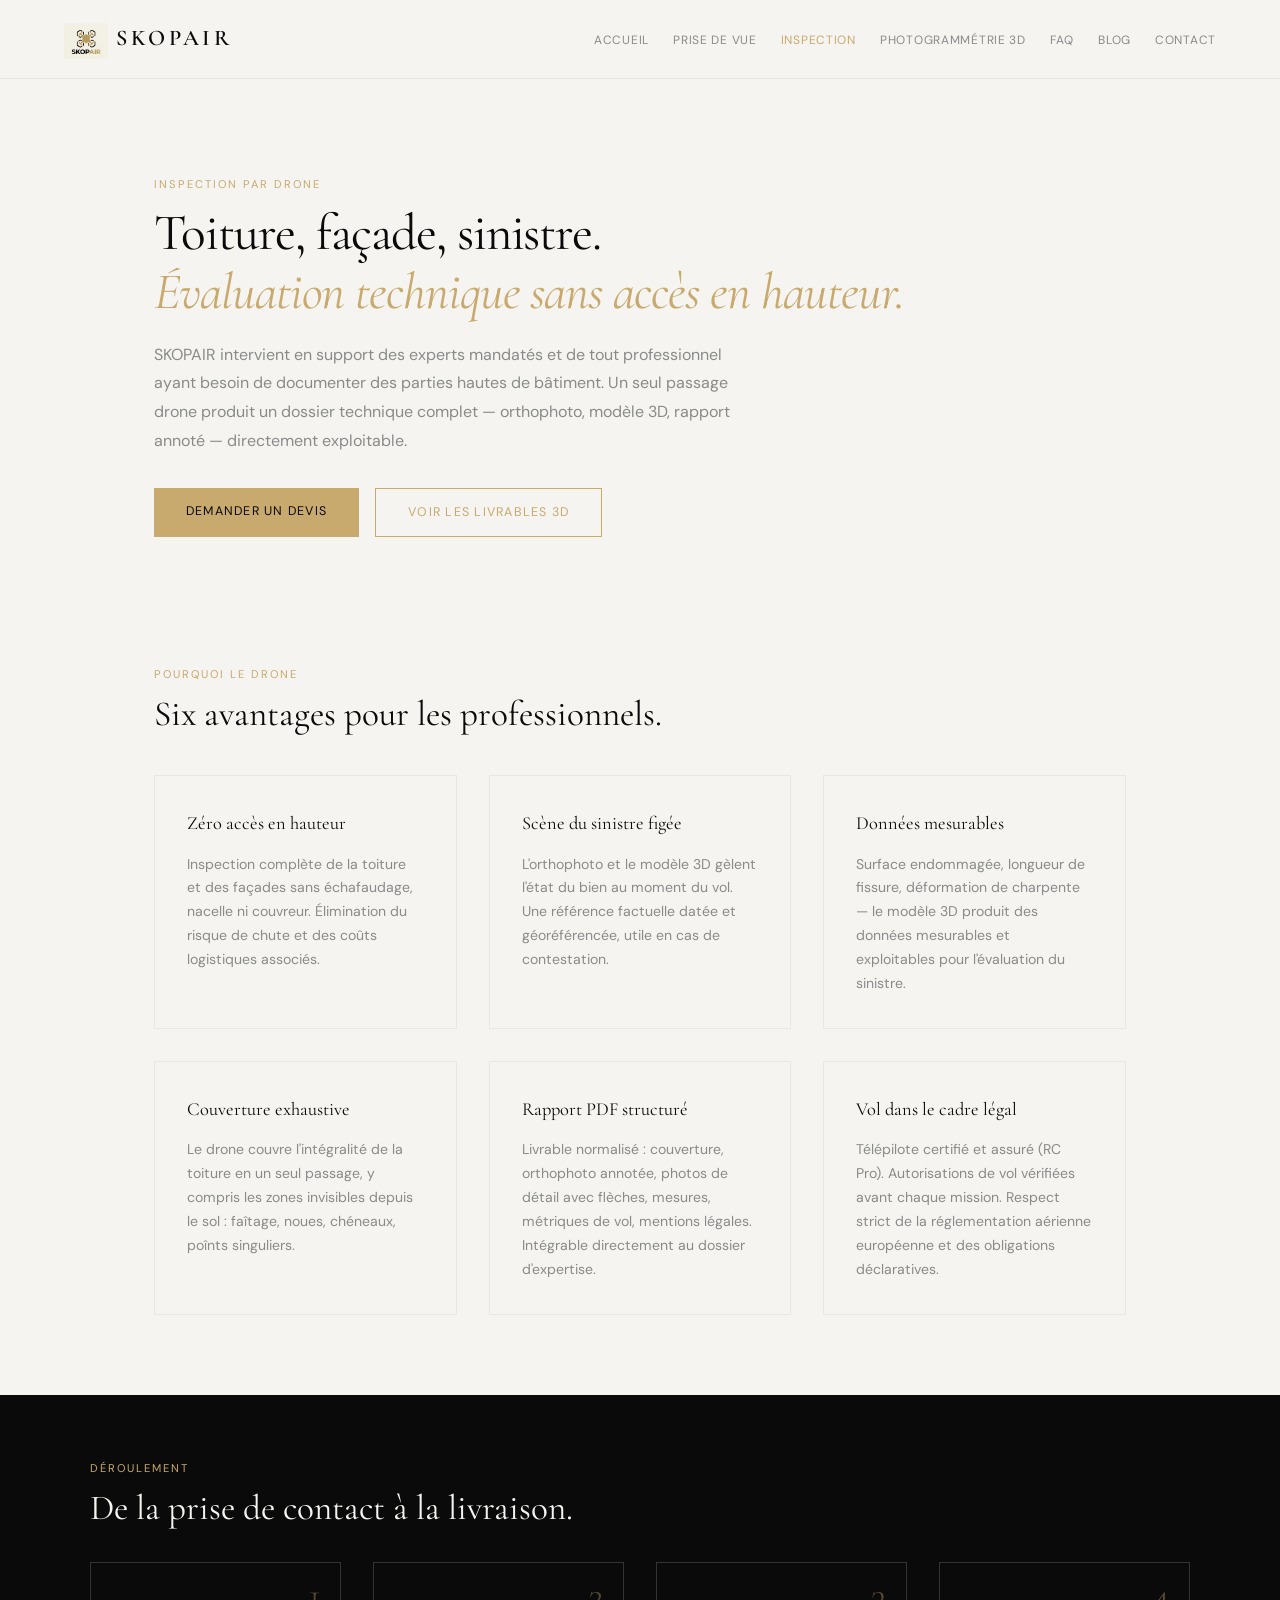
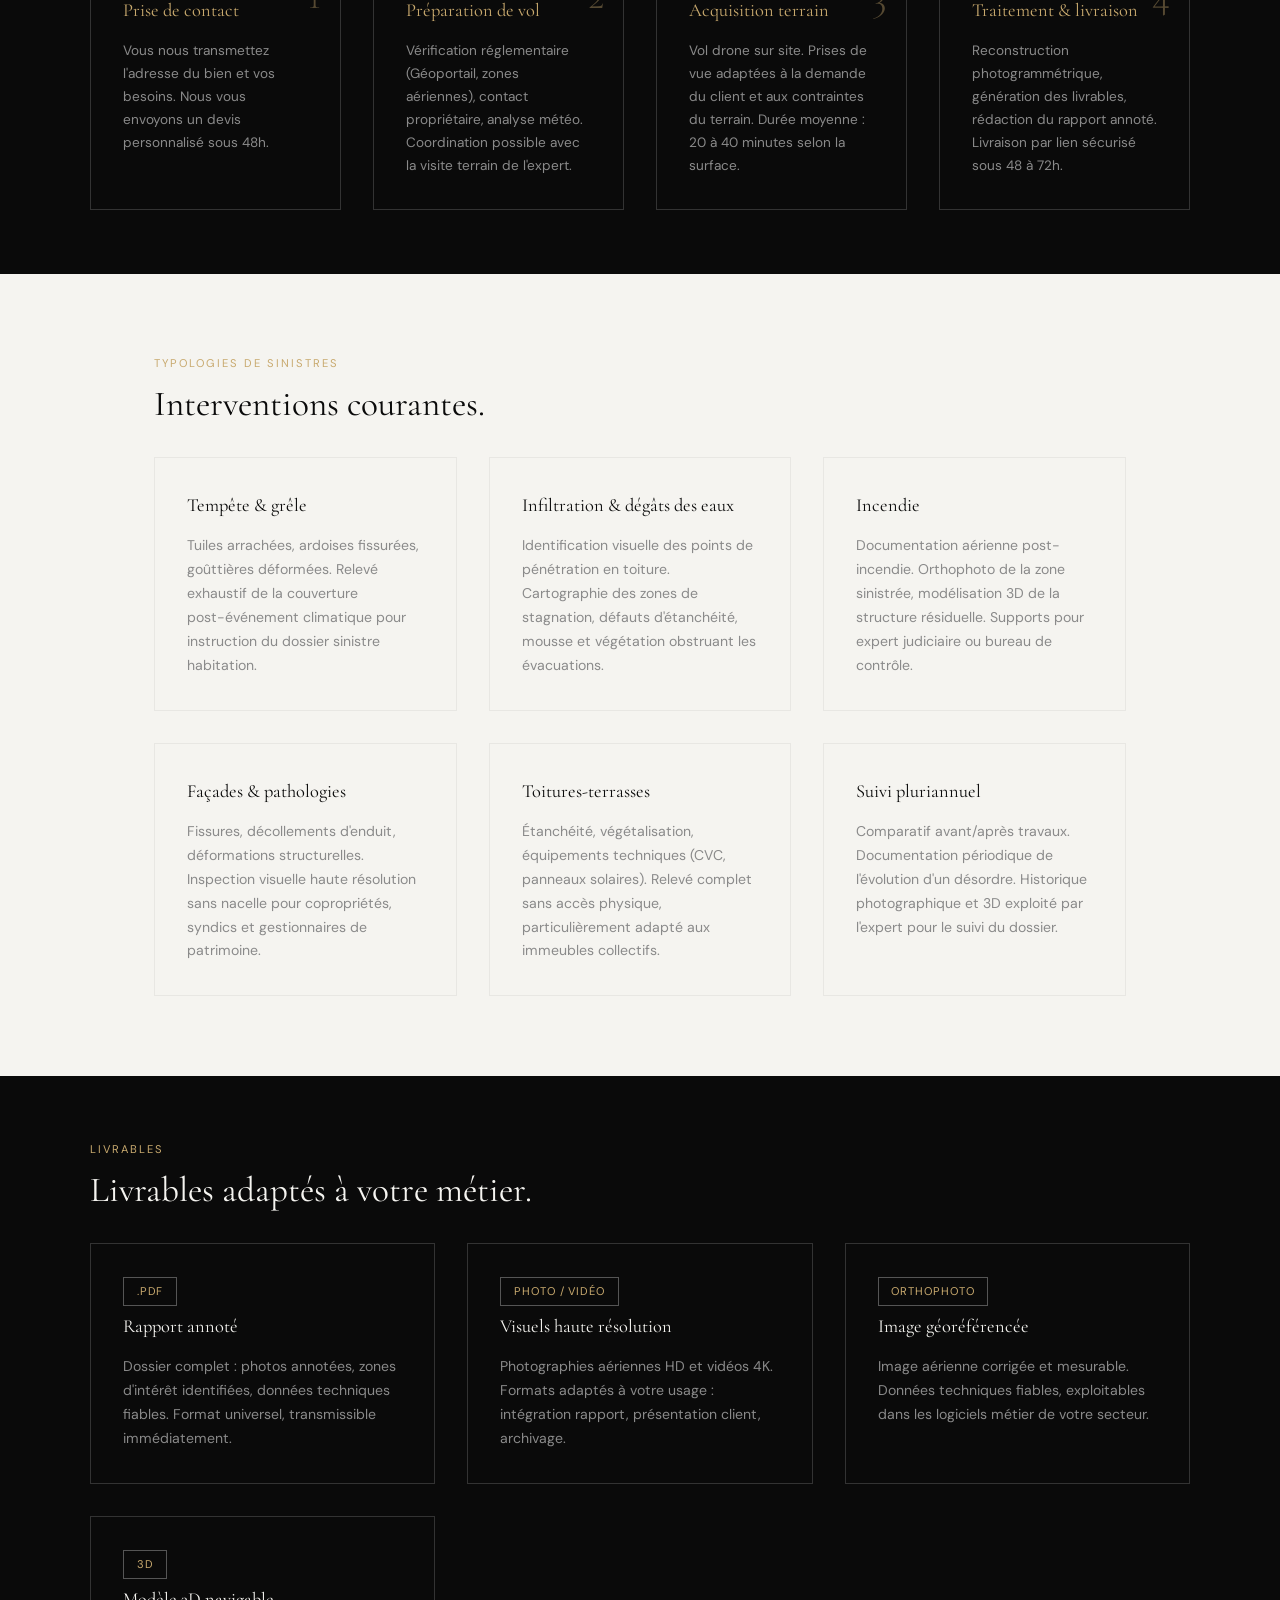
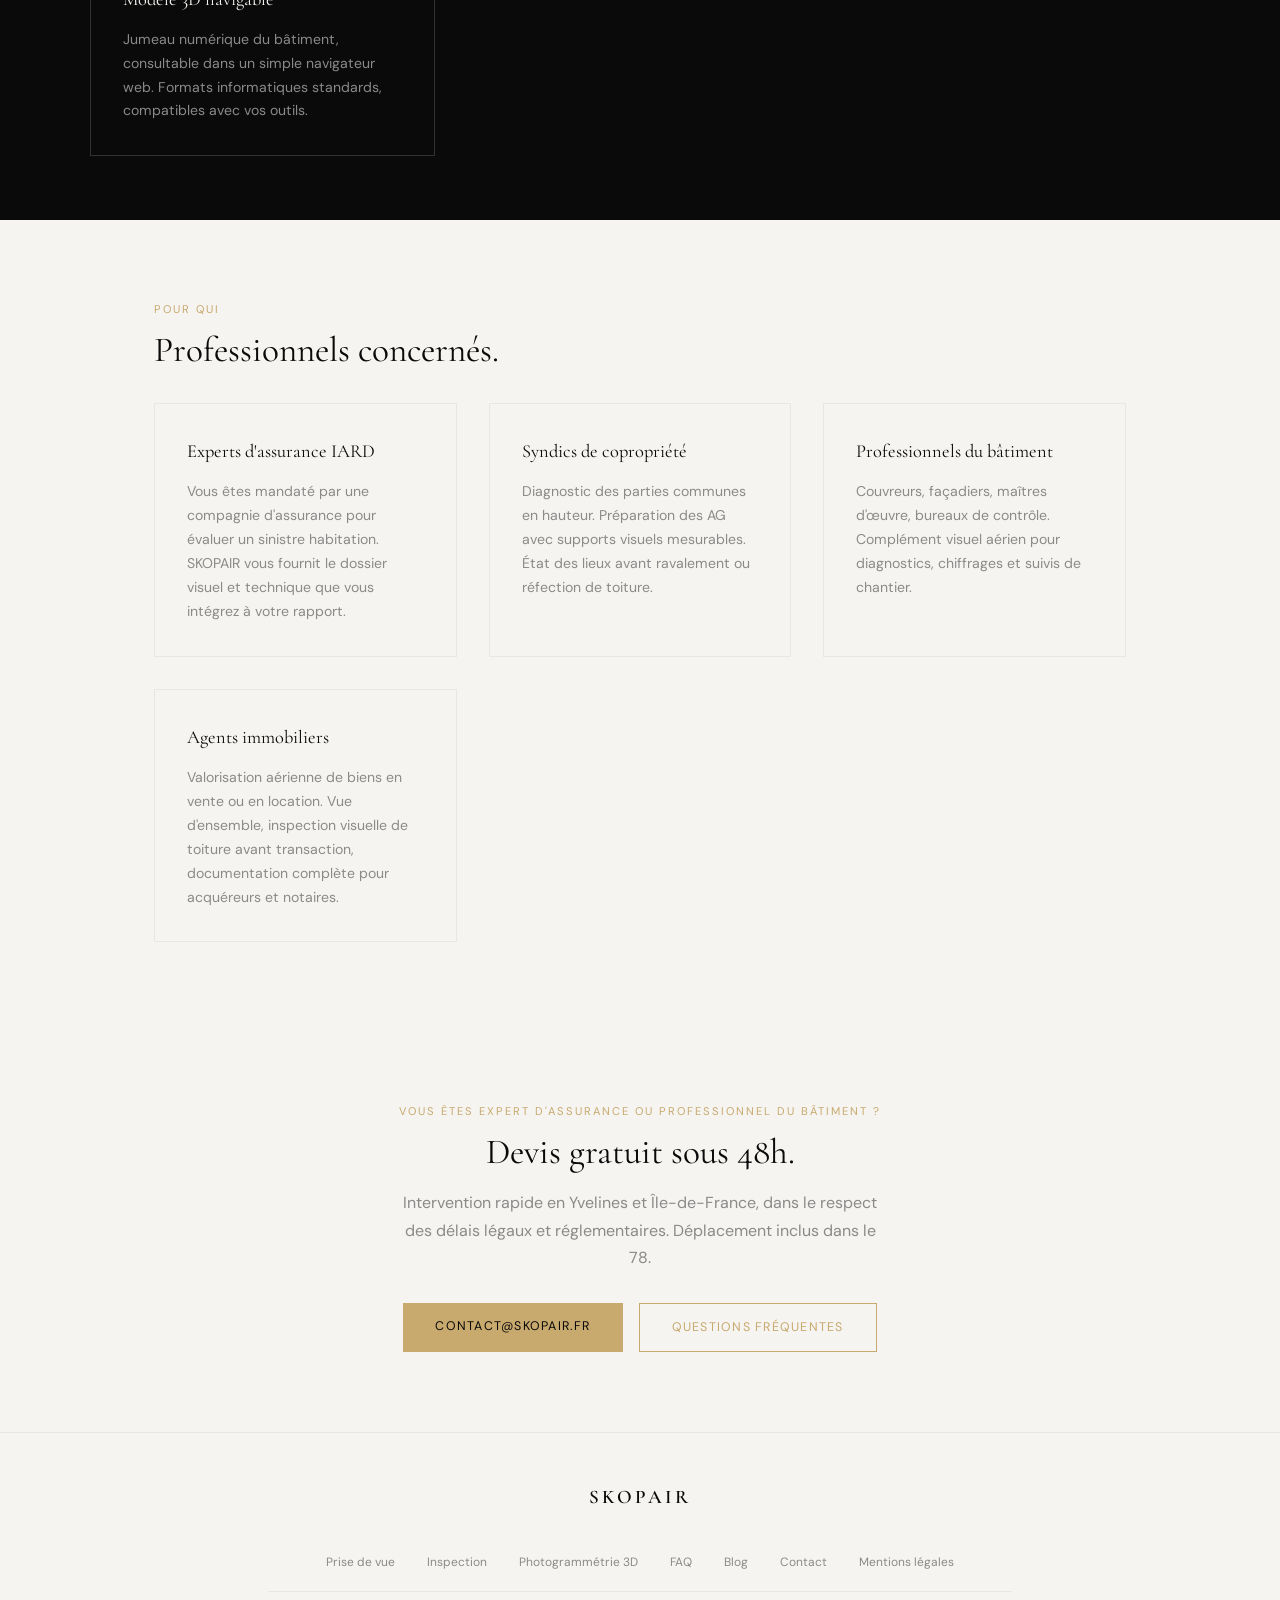
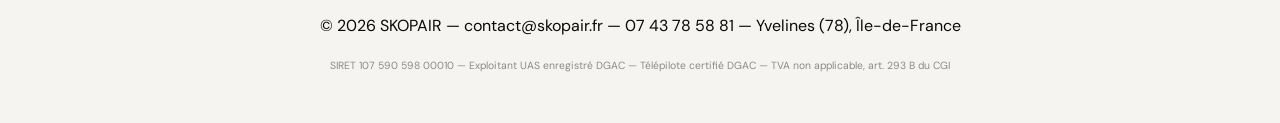
<file: inspection.html>
<!DOCTYPE html>
<html lang="fr">
<head>
  <meta charset="UTF-8">
  <meta name="viewport" content="width=device-width, initial-scale=1.0">
  <title>Inspection Toiture & Façade par Drone — Expertise Sinistre IARD | SKOPAIR Yvelines</title>
  <meta name="description" content="SKOPAIR accompagne les experts d'assurance IARD dans l'évaluation des sinistres toiture et façade par drone. Orthophoto centimétrique, modélisation 3D, rapport PDF annoté — Yvelines (78) et Île-de-France. Intervention sous 48h.">
  <meta name="keywords" content="inspection toiture drone expert assurance, drone sinistre IARD Yvelines, expertise toiture drone 78, rapport inspection drone PDF, orthophoto sinistre habitation, drone façade copropriété syndic, inspection drone tempête grêle, expert mandaté drone assurance, constat sinistre drone Île-de-France, inspection technique bâtiment drone">
  <meta name="robots" content="index, follow">
  <link rel="canonical" href="https://skopair.fr/inspection.html">
  <link rel="icon" href="favicon.ico" type="image/x-icon">
  <link rel="preconnect" href="https://fonts.googleapis.com">
  <link href="https://fonts.googleapis.com/css2?family=Cormorant+Garamond:wght@300;400;500;600&family=DM+Sans:wght@300;400;500&display=swap" rel="stylesheet">
  <style>
    :root{--noir:#0a0a0a;--blanc:#f5f4f0;--or:#c8a96e;--or-hover:#b8993e;--gris:#8a8a8a;--gris-clair:#e8e7e3}
    *{margin:0;padding:0;box-sizing:border-box}html{scroll-behavior:smooth}
    body{font-family:'DM Sans',sans-serif;background:var(--blanc);color:var(--noir);font-size:16px;line-height:1.7}
    h1,h2,h3{font-family:'Cormorant Garamond',serif;font-weight:400}
    h1{font-size:clamp(2rem,5vw,3.2rem);line-height:1.15;letter-spacing:-0.02em}
    h2{font-size:clamp(1.5rem,3.5vw,2.2rem);line-height:1.2}h3{font-size:1.15rem}
    a{color:var(--or);text-decoration:none}a:hover{text-decoration:underline}
    nav{display:flex;justify-content:space-between;align-items:center;padding:1.2rem 5%;border-bottom:1px solid var(--gris-clair);position:sticky;top:0;background:var(--blanc);z-index:100}
    .nav-logo{font-family:'Cormorant Garamond',serif;font-size:1.4rem;font-weight:600;letter-spacing:.15em;color:var(--noir);text-decoration:none}
    .nav-links{display:flex;list-style:none;gap:1.5rem;flex-wrap:wrap;align-items:center}
    .nav-links a{font-size:.75rem;letter-spacing:.06em;text-transform:uppercase;color:var(--gris);text-decoration:none;transition:color .2s}
    .nav-links a:hover,.nav-links a.active{color:var(--or)}
    .hamburger{display:none;flex-direction:column;gap:5px;cursor:pointer;background:none;border:none;padding:4px}
    .hamburger span{width:22px;height:2px;background:var(--noir);transition:all .3s}
    section{padding:5rem 5%;max-width:1100px;margin:0 auto}
    .dark{background:var(--noir);color:var(--blanc);max-width:100%;padding:4rem 5%}
    .dark-inner{max-width:1100px;margin:0 auto}
    .section-eyebrow{font-size:.7rem;letter-spacing:.18em;text-transform:uppercase;color:var(--or);margin-bottom:.6rem}
    .page-hero{padding:6rem 5% 3rem;max-width:1100px;margin:0 auto}
    .page-hero h1 em{font-style:italic;color:var(--or)}
    .card-grid{display:grid;grid-template-columns:repeat(auto-fit,minmax(260px,1fr));gap:2rem;margin-top:2.5rem}
    .card{border:1px solid var(--gris-clair);padding:2rem;transition:border-color .3s,transform .2s}
    .card:hover{border-color:var(--or);transform:translateY(-2px)}
    .card h3{margin-bottom:.8rem}.card p{font-size:.88rem;color:var(--gris);line-height:1.7}
    .badge{display:inline-block;padding:.25rem .8rem;font-size:.7rem;letter-spacing:.08em;text-transform:uppercase;border:1px solid var(--gris-clair);color:var(--gris);margin:0 .3rem .3rem 0}
    .btn-primary{display:inline-block;padding:.8rem 2rem;background:var(--or);color:var(--noir);font-size:.78rem;letter-spacing:.1em;text-transform:uppercase;text-decoration:none;transition:background .2s}
    .btn-primary:hover{background:var(--or-hover);text-decoration:none}
    .btn-outline{display:inline-block;padding:.8rem 2rem;border:1px solid var(--or);color:var(--or);font-size:.78rem;letter-spacing:.1em;text-transform:uppercase;text-decoration:none;transition:all .2s}
    .btn-outline:hover{background:var(--or);color:var(--noir);text-decoration:none}
    .process-steps{display:grid;grid-template-columns:repeat(auto-fit,minmax(220px,1fr));gap:2rem;margin-top:2.5rem;counter-reset:step}
    .process-step{position:relative;padding:2rem;border:1px solid var(--gris-clair);counter-increment:step}
    .process-step::before{content:counter(step);font-family:'Cormorant Garamond',serif;font-size:2.5rem;font-weight:300;color:var(--or);opacity:.4;position:absolute;top:.8rem;right:1.2rem;line-height:1}
    .process-step h3{margin-bottom:.8rem}.process-step p{font-size:.85rem;color:var(--gris);line-height:1.7}
    footer{display:flex;flex-direction:column;align-items:center;gap:1.2rem;padding:3rem 5%;border-top:1px solid var(--gris-clair);text-align:center}
    .footer-logo{font-family:'Cormorant Garamond',serif;font-size:1.2rem;font-weight:600;letter-spacing:.15em}
    .footer-nav{display:flex;gap:2rem;flex-wrap:wrap;justify-content:center}
    .footer-nav a{color:var(--gris);text-decoration:none;font-size:.75rem}.footer-nav a:hover{color:var(--or)}
    .footer-legal{font-size:.65rem;color:var(--gris);line-height:1.6}
    .fade-in{opacity:0;transform:translateY(20px);transition:opacity .6s,transform .6s}
    .fade-in.visible{opacity:1;transform:translateY(0)}
    @media(max-width:768px){
      .hamburger{display:flex}
      .nav-links{display:none;position:absolute;top:100%;left:0;right:0;flex-direction:column;background:var(--blanc);padding:1.5rem 5%;border-bottom:1px solid var(--gris-clair);gap:1rem}
      .nav-links.open{display:flex}
      section,.page-hero{padding-left:6%;padding-right:6%}
      .card-grid,.process-steps{grid-template-columns:1fr}
    }
  </style>
</head>
<body>

<nav>
  <a href="index.html" class="nav-logo"><img src="logo.png" alt="SKOPAIR" style="height:36px;width:auto;vertical-align:middle;margin-right:.5rem;">SKOPAIR</a>
  <button class="hamburger" onclick="document.querySelector('.nav-links').classList.toggle('open')" aria-label="Menu">
    <span></span><span></span><span></span>
  </button>
  <ul class="nav-links">
    <li><a href="index.html">Accueil</a></li>
    <li><a href="prisedevue.html">Prise de vue</a></li>
    <li><a href="inspection.html" class="active">Inspection</a></li>
    <li><a href="photogrammetrie.html">Photogramm&eacute;trie 3D</a></li>
    <li><a href="faq.html">FAQ</a></li>
    <li><a href="blog.html">Blog</a></li>
    <li><a href="contact.html">Contact</a></li>
  </ul>
</nav>

<div class="page-hero fade-in">
  <p class="section-eyebrow">Inspection par drone</p>
  <h1>Toiture, fa&ccedil;ade, sinistre.<br><em>&Eacute;valuation technique sans acc&egrave;s en hauteur.</em></h1>
  <p style="color:var(--gris);max-width:580px;font-size:1rem;line-height:1.8;margin-top:1.2rem;">SKOPAIR intervient en support des experts mandat&eacute;s et de tout professionnel ayant besoin de documenter des parties hautes de b&acirc;timent. Un seul passage drone produit un dossier technique complet &mdash; orthophoto, mod&egrave;le 3D, rapport annot&eacute; &mdash; directement exploitable.</p>
  <div style="margin-top:2rem;display:flex;gap:1rem;flex-wrap:wrap;">
    <a href="contact.html" class="btn-primary">Demander un devis</a>
    <a href="photogrammetrie.html" class="btn-outline">Voir les livrables 3D</a>
  </div>
</div>

<!-- AVANTAGES -->
<section class="fade-in">
  <p class="section-eyebrow">Pourquoi le drone</p>
  <h2>Six avantages pour les professionnels.</h2>
  <div class="card-grid">
    <div class="card">
      <h3>Z&eacute;ro acc&egrave;s en hauteur</h3>
      <p>Inspection compl&egrave;te de la toiture et des fa&ccedil;ades sans &eacute;chafaudage, nacelle ni couvreur. &Eacute;limination du risque de chute et des co&ucirc;ts logistiques associ&eacute;s.</p>
    </div>
    <div class="card">
      <h3>Sc&egrave;ne du sinistre fig&eacute;e</h3>
      <p>L'orthophoto et le mod&egrave;le 3D g&egrave;lent l'&eacute;tat du bien au moment du vol. Une r&eacute;f&eacute;rence factuelle dat&eacute;e et g&eacute;or&eacute;f&eacute;renc&eacute;e, utile en cas de contestation.</p>
    </div>
    <div class="card">
      <h3>Donn&eacute;es mesurables</h3>
      <p>Surface endommag&eacute;e, longueur de fissure, d&eacute;formation de charpente &mdash; le mod&egrave;le 3D produit des donn&eacute;es mesurables et exploitables pour l'&eacute;valuation du sinistre.</p>
    </div>
    <div class="card">
      <h3>Couverture exhaustive</h3>
      <p>Le drone couvre l'int&eacute;gralit&eacute; de la toiture en un seul passage, y compris les zones invisibles depuis le sol : fa&icirc;tage, noues, ch&eacute;neaux, po&icirc;nts singuliers.</p>
    </div>
    <div class="card">
      <h3>Rapport PDF structur&eacute;</h3>
      <p>Livrable normalis&eacute; : couverture, orthophoto annot&eacute;e, photos de d&eacute;tail avec fl&egrave;ches, mesures, m&eacute;triques de vol, mentions l&eacute;gales. Int&eacute;grable directement au dossier d'expertise.</p>
    </div>
    <div class="card">
      <h3>Vol dans le cadre l&eacute;gal</h3>
      <p>T&eacute;l&eacute;pilote certifi&eacute; et assur&eacute; (RC Pro). Autorisations de vol v&eacute;rifi&eacute;es avant chaque mission. Respect strict de la r&eacute;glementation a&eacute;rienne europ&eacute;enne et des obligations d&eacute;claratives.</p>
    </div>
  </div>
</section>

<!-- PROCESSUS -->
<div class="dark">
  <div class="dark-inner fade-in">
    <p class="section-eyebrow" style="color:var(--or);">D&eacute;roulement</p>
    <h2 style="color:var(--blanc);">De la prise de contact &agrave; la livraison.</h2>
    <div class="process-steps" style="margin-top:2rem;">
      <div class="process-step" style="border-color:#333;">
        <h3 style="color:var(--or);">Prise de contact</h3>
        <p style="color:var(--gris);">Vous nous transmettez l'adresse du bien et vos besoins. Nous vous envoyons un devis personnalis&eacute; sous 48h.</p>
      </div>
      <div class="process-step" style="border-color:#333;">
        <h3 style="color:var(--or);">Pr&eacute;paration de vol</h3>
        <p style="color:var(--gris);">V&eacute;rification r&eacute;glementaire (G&eacute;oportail, zones a&eacute;riennes), contact propri&eacute;taire, analyse m&eacute;t&eacute;o. Coordination possible avec la visite terrain de l'expert.</p>
      </div>
      <div class="process-step" style="border-color:#333;">
        <h3 style="color:var(--or);">Acquisition terrain</h3>
        <p style="color:var(--gris);">Vol drone sur site. Prises de vue adapt&eacute;es &agrave; la demande du client et aux contraintes du terrain. Dur&eacute;e moyenne : 20 &agrave; 40 minutes selon la surface.</p>
      </div>
      <div class="process-step" style="border-color:#333;">
        <h3 style="color:var(--or);">Traitement &amp; livraison</h3>
        <p style="color:var(--gris);">Reconstruction photogramm&eacute;trique, g&eacute;n&eacute;ration des livrables, r&eacute;daction du rapport annot&eacute;. Livraison par lien s&eacute;curis&eacute; sous 48 &agrave; 72h.</p>
      </div>
    </div>
  </div>
</div>

<!-- SINISTRES -->
<section class="fade-in">
  <p class="section-eyebrow">Typologies de sinistres</p>
  <h2>Interventions courantes.</h2>
  <div class="card-grid" style="margin-top:2rem;">
    <div class="card">
      <h3>Temp&ecirc;te &amp; gr&ecirc;le</h3>
      <p>Tuiles arrach&eacute;es, ardoises fissur&eacute;es, go&ucirc;tti&egrave;res d&eacute;form&eacute;es. Relev&eacute; exhaustif de la couverture post-&eacute;v&eacute;nement climatique pour instruction du dossier sinistre habitation.</p>
    </div>
    <div class="card">
      <h3>Infiltration &amp; d&eacute;g&acirc;ts des eaux</h3>
      <p>Identification visuelle des points de p&eacute;n&eacute;tration en toiture. Cartographie des zones de stagnation, d&eacute;fauts d'&eacute;tanch&eacute;it&eacute;, mousse et v&eacute;g&eacute;tation obstruant les &eacute;vacuations.</p>
    </div>
    <div class="card">
      <h3>Incendie</h3>
      <p>Documentation a&eacute;rienne post-incendie. Orthophoto de la zone sinistr&eacute;e, mod&eacute;lisation 3D de la structure r&eacute;siduelle. Supports pour expert judiciaire ou bureau de contr&ocirc;le.</p>
    </div>
    <div class="card">
      <h3>Fa&ccedil;ades &amp; pathologies</h3>
      <p>Fissures, d&eacute;collements d'enduit, d&eacute;formations structurelles. Inspection visuelle haute r&eacute;solution sans nacelle pour copropri&eacute;t&eacute;s, syndics et gestionnaires de patrimoine.</p>
    </div>
    <div class="card">
      <h3>Toitures-terrasses</h3>
      <p>&Eacute;tanch&eacute;it&eacute;, v&eacute;g&eacute;talisation, &eacute;quipements techniques (CVC, panneaux solaires). Relev&eacute; complet sans acc&egrave;s physique, particuli&egrave;rement adapt&eacute; aux immeubles collectifs.</p>
    </div>
    <div class="card">
      <h3>Suivi pluriannuel</h3>
      <p>Comparatif avant/apr&egrave;s travaux. Documentation p&eacute;riodique de l'&eacute;volution d'un d&eacute;sordre. Historique photographique et 3D exploit&eacute; par l'expert pour le suivi du dossier.</p>
    </div>
  </div>
</section>

<!-- LIVRABLES -->
<div class="dark">
  <div class="dark-inner fade-in">
    <p class="section-eyebrow" style="color:var(--or);">Livrables</p>
    <h2 style="color:var(--blanc);">Livrables adapt&eacute;s &agrave; votre m&eacute;tier.</h2>
    <div class="card-grid" style="margin-top:2rem;">
      <div class="card" style="border-color:#333;background:transparent;">
        <span class="badge" style="border-color:#555;color:var(--or);">.pdf</span>
        <h3 style="color:var(--blanc);">Rapport annot&eacute;</h3>
        <p style="color:var(--gris);">Dossier complet : photos annot&eacute;es, zones d'int&eacute;r&ecirc;t identifi&eacute;es, donn&eacute;es techniques fiables. Format universel, transmissible imm&eacute;diatement.</p>
      </div>
      <div class="card" style="border-color:#333;background:transparent;">
        <span class="badge" style="border-color:#555;color:var(--or);">Photo / Vid&eacute;o</span>
        <h3 style="color:var(--blanc);">Visuels haute r&eacute;solution</h3>
        <p style="color:var(--gris);">Photographies a&eacute;riennes HD et vid&eacute;os 4K. Formats adapt&eacute;s &agrave; votre usage : int&eacute;gration rapport, pr&eacute;sentation client, archivage.</p>
      </div>
      <div class="card" style="border-color:#333;background:transparent;">
        <span class="badge" style="border-color:#555;color:var(--or);">Orthophoto</span>
        <h3 style="color:var(--blanc);">Image g&eacute;or&eacute;f&eacute;renc&eacute;e</h3>
        <p style="color:var(--gris);">Image a&eacute;rienne corrig&eacute;e et mesurable. Donn&eacute;es techniques fiables, exploitables dans les logiciels m&eacute;tier de votre secteur.</p>
      </div>
      <div class="card" style="border-color:#333;background:transparent;">
        <span class="badge" style="border-color:#555;color:var(--or);">3D</span>
        <h3 style="color:var(--blanc);">Mod&egrave;le 3D navigable</h3>
        <p style="color:var(--gris);">Jumeau num&eacute;rique du b&acirc;timent, consultable dans un simple navigateur web. Formats informatiques standards, compatibles avec vos outils.</p>
      </div>
    </div>
  </div>
</div>

<!-- CLIENTS -->
<section class="fade-in">
  <p class="section-eyebrow">Pour qui</p>
  <h2>Professionnels concern&eacute;s.</h2>
  <div class="card-grid" style="margin-top:2rem;">
    <div class="card">
      <h3>Experts d'assurance IARD</h3>
      <p>Vous &ecirc;tes mandat&eacute; par une compagnie d'assurance pour &eacute;valuer un sinistre habitation. SKOPAIR vous fournit le dossier visuel et technique que vous int&eacute;grez &agrave; votre rapport.</p>
    </div>
    <div class="card">
      <h3>Syndics de copropri&eacute;t&eacute;</h3>
      <p>Diagnostic des parties communes en hauteur. Pr&eacute;paration des AG avec supports visuels mesurables. &Eacute;tat des lieux avant ravalement ou r&eacute;fection de toiture.</p>
    </div>
    <div class="card">
      <h3>Professionnels du b&acirc;timent</h3>
      <p>Couvreurs, fa&ccedil;adiers, ma&icirc;tres d'&oelig;uvre, bureaux de contr&ocirc;le. Compl&eacute;ment visuel a&eacute;rien pour diagnostics, chiffrages et suivis de chantier.</p>
    </div>
    <div class="card">
      <h3>Agents immobiliers</h3>
      <p>Valorisation a&eacute;rienne de biens en vente ou en location. Vue d'ensemble, inspection visuelle de toiture avant transaction, documentation compl&egrave;te pour acquéreurs et notaires.</p>
    </div>
  </div>
</section>

<!-- CTA -->
<section class="fade-in" style="text-align:center;">
  <p class="section-eyebrow">Vous &ecirc;tes expert d'assurance ou professionnel du b&acirc;timent ?</p>
  <h2 style="margin-bottom:1rem;">Devis gratuit sous 48h.</h2>
  <p style="color:var(--gris);max-width:480px;margin:0 auto 2rem;">Intervention rapide en Yvelines et &Icirc;le-de-France, dans le respect des d&eacute;lais l&eacute;gaux et r&eacute;glementaires. D&eacute;placement inclus dans le 78.</p>
  <div style="display:flex;gap:1rem;flex-wrap:wrap;justify-content:center;">
    <a href="contact.html" class="btn-primary">contact@skopair.fr</a>
    <a href="faq.html" class="btn-outline">Questions fr&eacute;quentes</a>
  </div>
</section>

<footer>
  <span class="footer-logo">SKOPAIR</span>
  <nav class="footer-nav">
    <a href="prisedevue.html">Prise de vue</a>
    <a href="inspection.html">Inspection</a>
    <a href="photogrammetrie.html">Photogramm&eacute;trie 3D</a>
    <a href="faq.html">FAQ</a>
    <a href="blog.html">Blog</a>
    <a href="contact.html">Contact</a>
    <a href="mentions-legales.html">Mentions l&eacute;gales</a>
  </nav>
  <span class="footer-copy">&copy; 2026 SKOPAIR &mdash; contact@skopair.fr &mdash; 07&nbsp;43&nbsp;78&nbsp;58&nbsp;81 &mdash; Yvelines (78), &Icirc;le-de-France</span>
  <span class="footer-legal">SIRET 107&nbsp;590&nbsp;598&nbsp;00010 &mdash; Exploitant UAS enregistr&eacute; DGAC &mdash; T&eacute;l&eacute;pilote certifi&eacute; DGAC &mdash; TVA non applicable, art.&nbsp;293&nbsp;B du CGI</span>
</footer>

<script>
  const obs=new IntersectionObserver(e=>e.forEach(el=>{if(el.isIntersecting)el.target.classList.add('visible')}),{threshold:.1});
  document.querySelectorAll('.fade-in').forEach(el=>obs.observe(el));
</script>
</body>
</html>
</file>
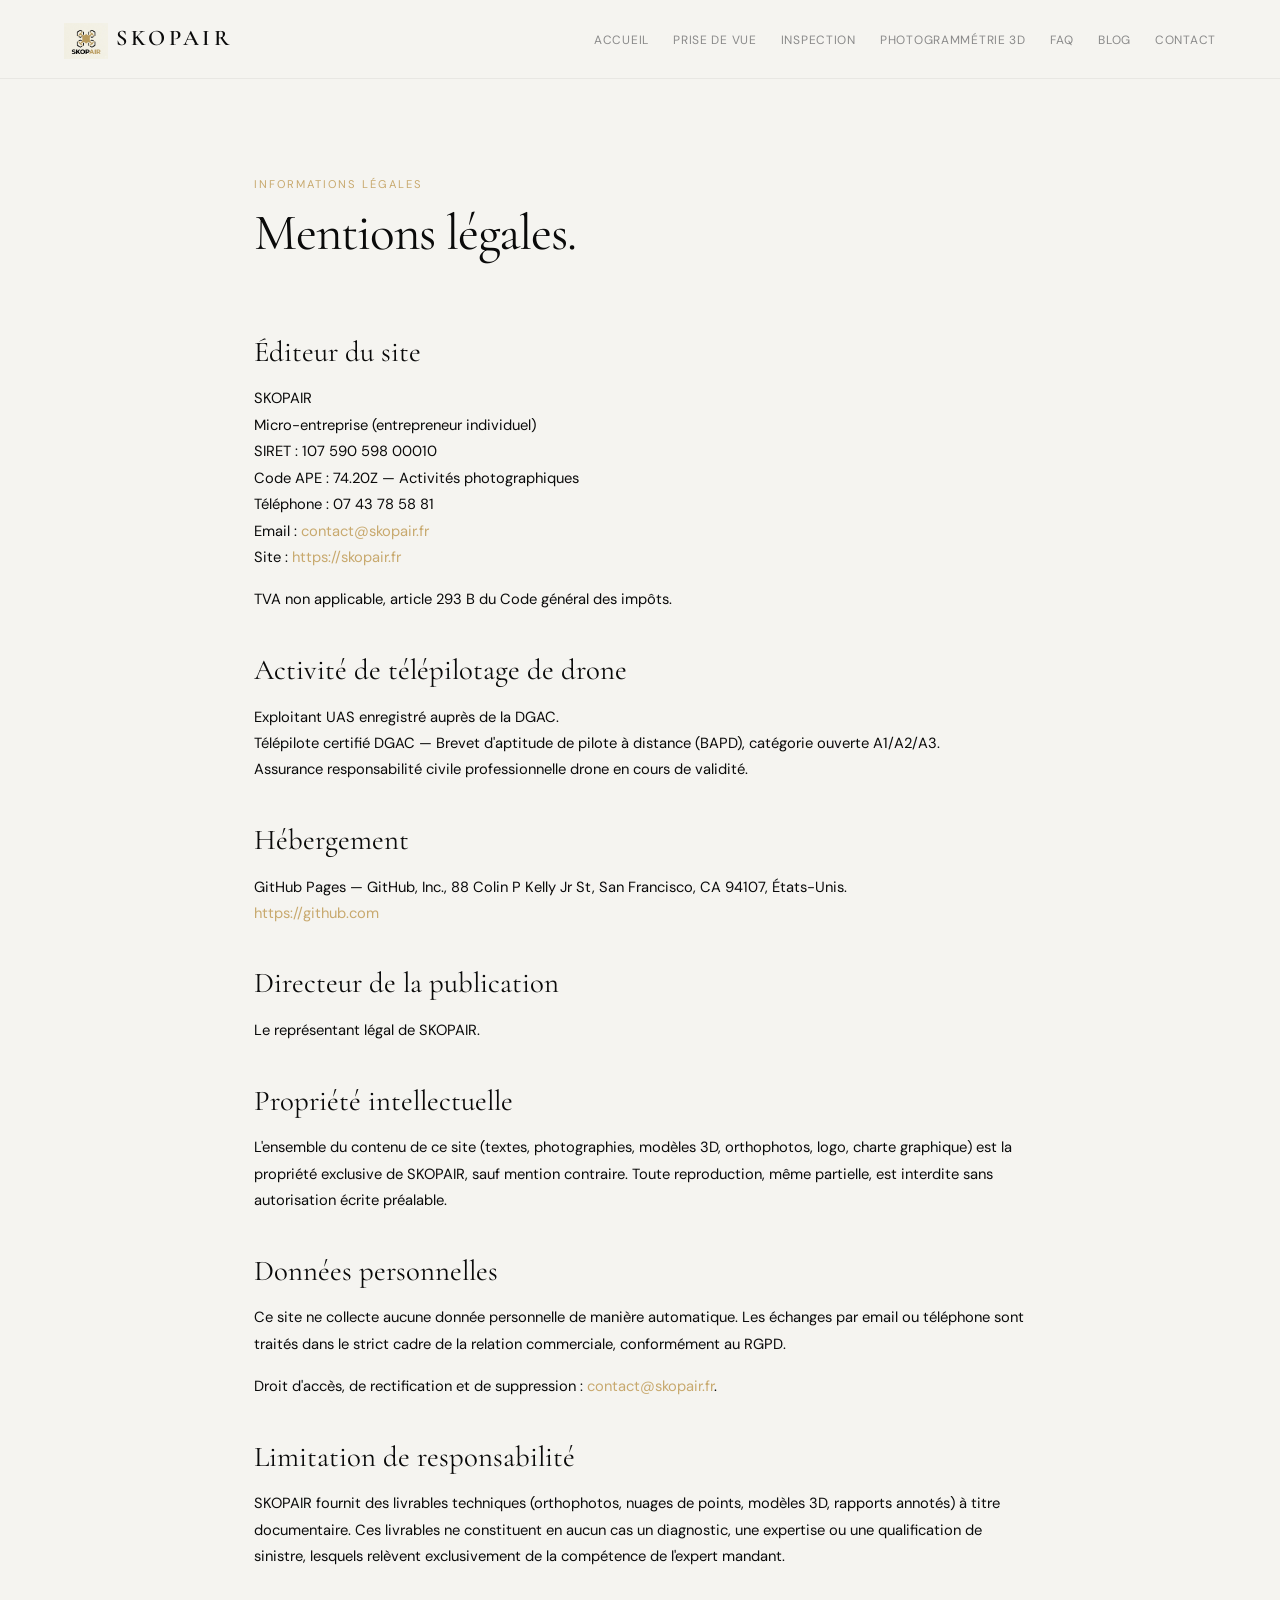
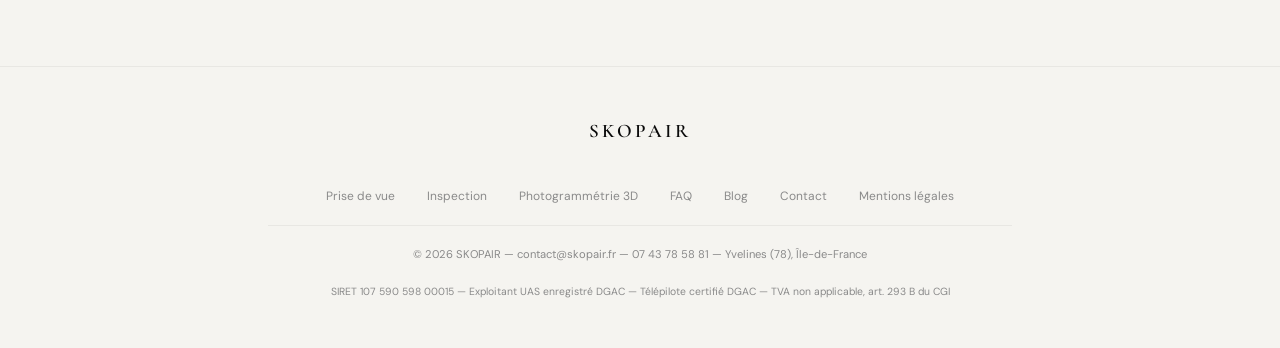
<file: mentions-legales.html>
<!DOCTYPE html>
<html lang="fr">
<head>
  <meta charset="UTF-8">
  <meta name="viewport" content="width=device-width, initial-scale=1.0">
  <title>Mentions l&eacute;gales — SKOPAIR</title>
  <meta name="description" content="Mentions légales de SKOPAIR, micro-entreprise de prestations drone et photogrammétrie 3D en Yvelines et Île-de-France.">
  <meta name="robots" content="noindex, follow">
  <link rel="canonical" href="https://skopair.fr/mentions-legales.html">
  <link rel="icon" href="favicon.ico" type="image/x-icon">
  <link rel="preconnect" href="https://fonts.googleapis.com">
  <link href="https://fonts.googleapis.com/css2?family=Cormorant+Garamond:wght@300;400;500;600&family=DM+Sans:wght@300;400;500&display=swap" rel="stylesheet">
  <style>
    :root{--noir:#0a0a0a;--blanc:#f5f4f0;--or:#c8a96e;--or-hover:#b8993e;--gris:#8a8a8a;--gris-clair:#e8e7e3}
    *{margin:0;padding:0;box-sizing:border-box}html{scroll-behavior:smooth}
    body{font-family:'DM Sans',sans-serif;background:var(--blanc);color:var(--noir);font-size:16px;line-height:1.7}
    h1,h2,h3{font-family:'Cormorant Garamond',serif;font-weight:400}
    h1{font-size:clamp(2rem,5vw,3.2rem);line-height:1.15;letter-spacing:-0.02em}
    h2{font-size:clamp(1.3rem,3vw,1.8rem);line-height:1.2;margin-top:2.5rem;margin-bottom:1rem}
    h3{font-size:1.15rem}
    a{color:var(--or);text-decoration:none}a:hover{text-decoration:underline}
    nav{display:flex;justify-content:space-between;align-items:center;padding:1.2rem 5%;border-bottom:1px solid var(--gris-clair);position:sticky;top:0;background:var(--blanc);z-index:100}
    .nav-logo{font-family:'Cormorant Garamond',serif;font-size:1.4rem;font-weight:600;letter-spacing:.15em;color:var(--noir);text-decoration:none}
    .nav-links{display:flex;list-style:none;gap:1.5rem;flex-wrap:wrap;align-items:center}
    .nav-links a{font-size:.75rem;letter-spacing:.06em;text-transform:uppercase;color:var(--gris);text-decoration:none;transition:color .2s}
    .nav-links a:hover,.nav-links a.active{color:var(--or)}
    .hamburger{display:none;flex-direction:column;gap:5px;cursor:pointer;background:none;border:none;padding:4px}
    .hamburger span{width:22px;height:2px;background:var(--noir);transition:all .3s}
    .section-eyebrow{font-size:.7rem;letter-spacing:.18em;text-transform:uppercase;color:var(--or);margin-bottom:.6rem}
    .page-hero{padding:6rem 5% 2rem;max-width:900px;margin:0 auto}
    .page-hero h1 em{font-style:italic;color:var(--or)}
    .legal-content{max-width:900px;margin:0 auto;padding:0 5% 5rem;font-size:.92rem;color:var(--noir);line-height:1.8}
    .legal-content p{margin-bottom:1rem}
    footer{display:flex;flex-direction:column;align-items:center;gap:1.2rem;padding:3rem 5%;border-top:1px solid var(--gris-clair);text-align:center}
    .footer-logo{font-family:'Cormorant Garamond',serif;font-size:1.2rem;font-weight:600;letter-spacing:.15em}
    .footer-nav{display:flex;gap:2rem;flex-wrap:wrap;justify-content:center}
    .footer-nav a{color:var(--gris);text-decoration:none;font-size:.75rem}.footer-nav a:hover{color:var(--or)}
    .footer-copy{font-size:.7rem;color:var(--gris)}
    .footer-legal{font-size:.65rem;color:var(--gris);line-height:1.6}
    .fade-in{opacity:0;transform:translateY(20px);transition:opacity .6s,transform .6s}
    .fade-in.visible{opacity:1;transform:translateY(0)}
    @media(max-width:768px){
      .hamburger{display:flex}
      .nav-links{display:none;position:absolute;top:100%;left:0;right:0;flex-direction:column;background:var(--blanc);padding:1.5rem 5%;border-bottom:1px solid var(--gris-clair);gap:1rem}
      .nav-links.open{display:flex}
      .page-hero,.legal-content{padding-left:6%;padding-right:6%}
    }
  </style>
</head>
<body>

<nav>
  <a href="index.html" class="nav-logo"><img src="logo.png" alt="SKOPAIR" style="height:36px;width:auto;vertical-align:middle;margin-right:.5rem;">SKOPAIR</a>
  <button class="hamburger" onclick="document.querySelector('.nav-links').classList.toggle('open')" aria-label="Menu">
    <span></span><span></span><span></span>
  </button>
  <ul class="nav-links">
    <li><a href="index.html">Accueil</a></li>
    <li><a href="prisedevue.html">Prise de vue</a></li>
    <li><a href="inspection.html">Inspection</a></li>
    <li><a href="photogrammetrie.html">Photogramm&eacute;trie 3D</a></li>
    <li><a href="faq.html">FAQ</a></li>
    <li><a href="blog.html">Blog</a></li>
    <li><a href="contact.html">Contact</a></li>
  </ul>
</nav>

<div class="page-hero fade-in">
  <p class="section-eyebrow">Informations l&eacute;gales</p>
  <h1>Mentions l&eacute;gales.</h1>
</div>

<div class="legal-content fade-in">

  <h2>&Eacute;diteur du site</h2>
  <p>
    SKOPAIR<br>
    Micro-entreprise (entrepreneur individuel)<br>
    SIRET&nbsp;: 107&nbsp;590&nbsp;598&nbsp;00010<br>
    Code APE&nbsp;: 74.20Z &mdash; Activit&eacute;s photographiques<br>
    T&eacute;l&eacute;phone&nbsp;: 07&nbsp;43&nbsp;78&nbsp;58&nbsp;81<br>
    Email&nbsp;: <a href="mailto:contact@skopair.fr">contact@skopair.fr</a><br>
    Site&nbsp;: <a href="https://skopair.fr">https://skopair.fr</a>
  </p>
  <p>TVA non applicable, article 293&nbsp;B du Code g&eacute;n&eacute;ral des imp&ocirc;ts.</p>

  <h2>Activit&eacute; de t&eacute;l&eacute;pilotage de drone</h2>
  <p>
    Exploitant UAS enregistr&eacute; aupr&egrave;s de la DGAC.<br>
    T&eacute;l&eacute;pilote certifi&eacute; DGAC &mdash; Brevet d'aptitude de pilote &agrave; distance (BAPD), cat&eacute;gorie ouverte A1/A2/A3.<br>
    Assurance responsabilit&eacute; civile professionnelle drone en cours de validit&eacute;.
  </p>

  <h2>H&eacute;bergement</h2>
  <p>
    GitHub Pages &mdash; GitHub, Inc., 88 Colin P Kelly Jr St, San Francisco, CA 94107, &Eacute;tats-Unis.<br>
    <a href="https://github.com" target="_blank" rel="noopener">https://github.com</a>
  </p>

  <h2>Directeur de la publication</h2>
  <p>Le repr&eacute;sentant l&eacute;gal de SKOPAIR.</p>

  <h2>Propri&eacute;t&eacute; intellectuelle</h2>
  <p>
    L'ensemble du contenu de ce site (textes, photographies, mod&egrave;les 3D, orthophotos, logo, charte graphique) est la propri&eacute;t&eacute; exclusive de SKOPAIR, sauf mention contraire. Toute reproduction, m&ecirc;me partielle, est interdite sans autorisation &eacute;crite pr&eacute;alable.
  </p>

  <h2>Donn&eacute;es personnelles</h2>
  <p>
    Ce site ne collecte aucune donn&eacute;e personnelle de mani&egrave;re automatique. Les &eacute;changes par email ou t&eacute;l&eacute;phone sont trait&eacute;s dans le strict cadre de la relation commerciale, conform&eacute;ment au RGPD.
  </p>
  <p>
    Droit d'acc&egrave;s, de rectification et de suppression&nbsp;: <a href="mailto:contact@skopair.fr">contact@skopair.fr</a>.
  </p>

  <h2>Limitation de responsabilit&eacute;</h2>
  <p>
    SKOPAIR fournit des livrables techniques (orthophotos, nuages de points, mod&egrave;les 3D, rapports annot&eacute;s) &agrave; titre documentaire. Ces livrables ne constituent en aucun cas un diagnostic, une expertise ou une qualification de sinistre, lesquels rel&egrave;vent exclusivement de la comp&eacute;tence de l'expert mandant.
  </p>

</div>

<footer>
  <span class="footer-logo">SKOPAIR</span>
  <nav class="footer-nav">
    <a href="prisedevue.html">Prise de vue</a>
    <a href="inspection.html">Inspection</a>
    <a href="photogrammetrie.html">Photogramm&eacute;trie 3D</a>
    <a href="faq.html">FAQ</a>
    <a href="blog.html">Blog</a>
    <a href="contact.html">Contact</a>
    <a href="mentions-legales.html">Mentions l&eacute;gales</a>
  </nav>
  <span class="footer-copy">&copy; 2026 SKOPAIR &mdash; contact@skopair.fr &mdash; 07&nbsp;43&nbsp;78&nbsp;58&nbsp;81 &mdash; Yvelines (78), &Icirc;le-de-France</span>
  <span class="footer-legal">SIRET 107&nbsp;590&nbsp;598&nbsp;00015 &mdash; Exploitant UAS enregistr&eacute; DGAC &mdash; T&eacute;l&eacute;pilote certifi&eacute; DGAC &mdash; TVA non applicable, art.&nbsp;293&nbsp;B du CGI</span>
</footer>

<script>
  const obs=new IntersectionObserver(e=>e.forEach(el=>{if(el.isIntersecting)el.target.classList.add('visible')}),{threshold:.1});
  document.querySelectorAll('.fade-in').forEach(el=>obs.observe(el));
</script>
</body>
</html>
</file>
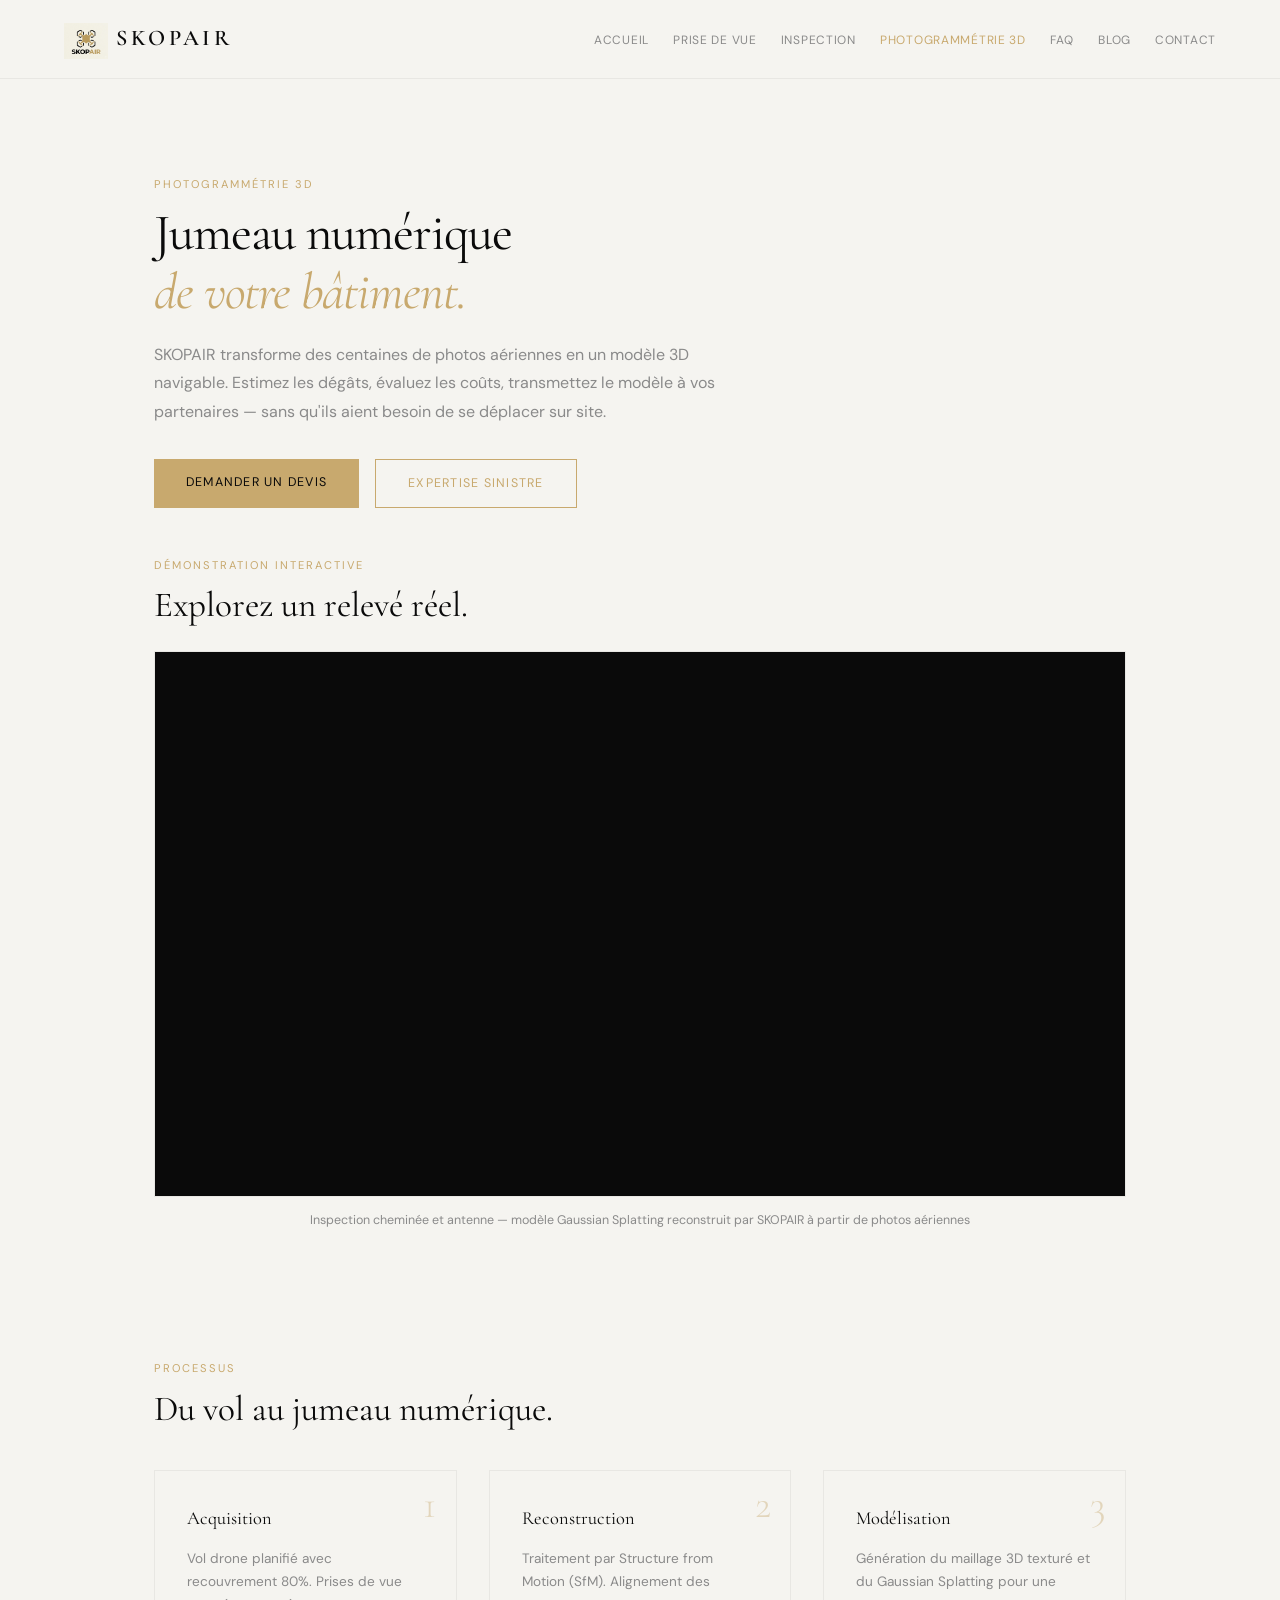
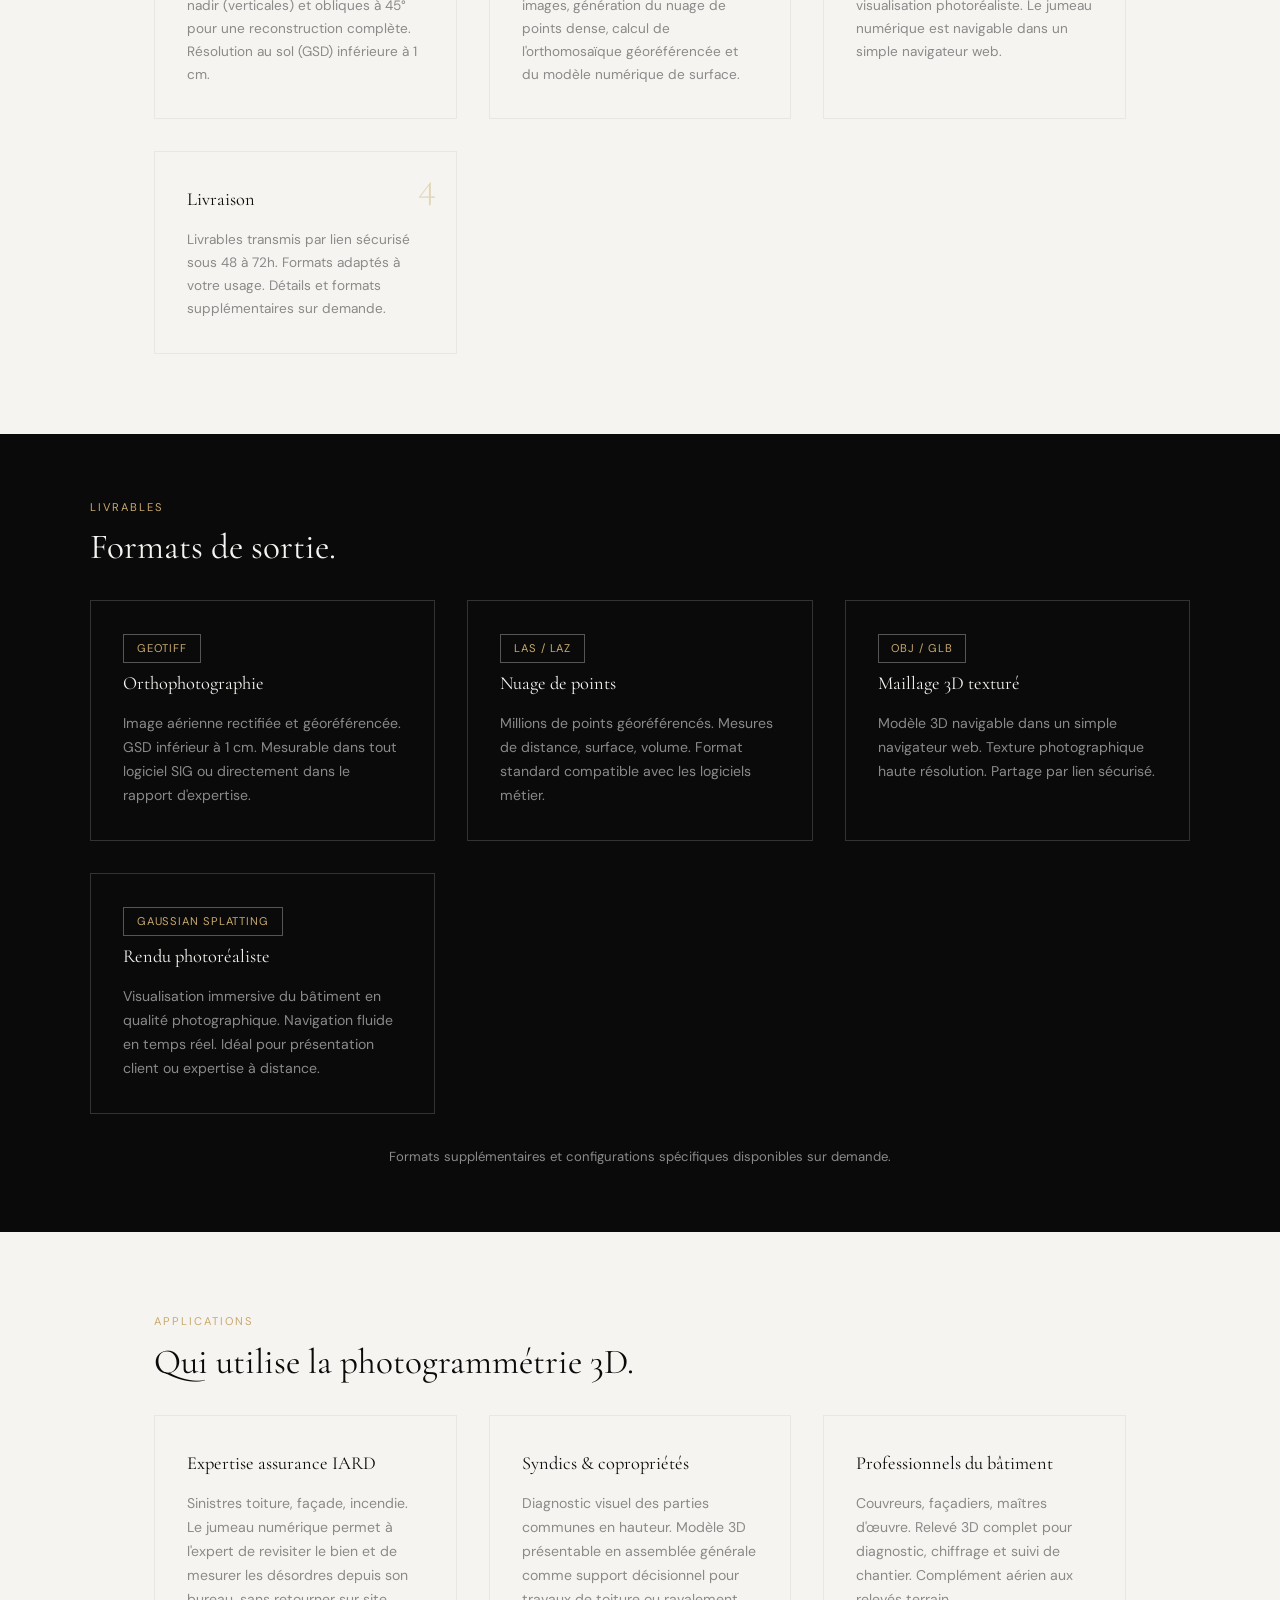
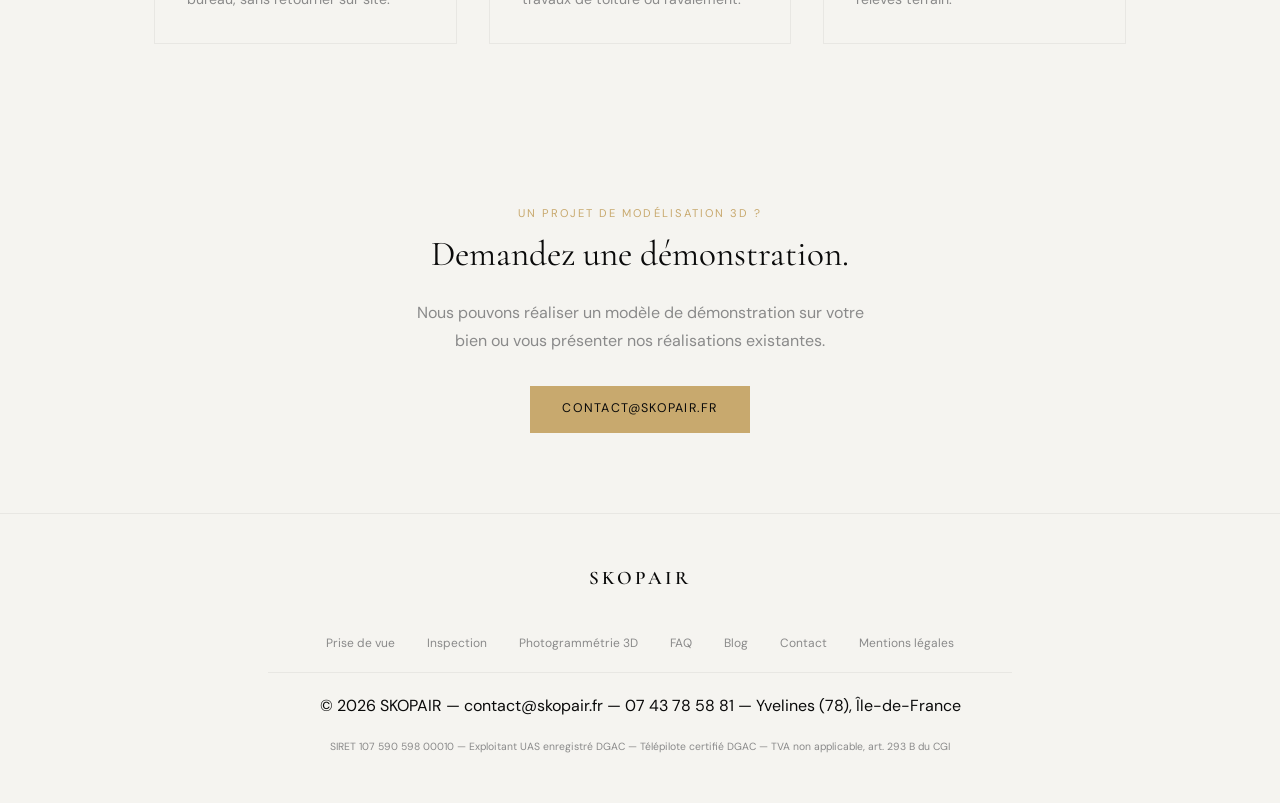
<file: photogrammetrie.html>
<!DOCTYPE html>
<html lang="fr">
<head>
  <meta charset="UTF-8">
  <meta name="viewport" content="width=device-width, initial-scale=1.0">
  <title>Photogrammétrie 3D par Drone — Jumeau Numérique, Orthophoto, Nuage de Points | SKOPAIR</title>
  <meta name="description" content="SKOPAIR produit des jumeaux numériques par drone : orthophoto centimétrique, nuage de points LAS, maillage 3D texturé. Modélisation 3D interactive pour experts d'assurance et professionnels du bâtiment — Yvelines (78) et Île-de-France.">
  <meta name="keywords" content="photogrammétrie 3D drone, jumeau numérique bâtiment drone, orthophoto drone assurance, nuage de points LAS drone, modélisation 3D toiture sinistre, Gaussian Splatting drone, maillage 3D texturé drone, drone photogrammétrie Yvelines, Structure from Motion SfM drone, modèle numérique surface drone">
  <meta name="robots" content="index, follow">
  <link rel="canonical" href="https://skopair.fr/photogrammetrie.html">
  <link rel="icon" href="favicon.ico" type="image/x-icon">
  <link rel="preconnect" href="https://fonts.googleapis.com">
  <link href="https://fonts.googleapis.com/css2?family=Cormorant+Garamond:wght@300;400;500;600&family=DM+Sans:wght@300;400;500&display=swap" rel="stylesheet">
  <style>
    :root{--noir:#0a0a0a;--blanc:#f5f4f0;--or:#c8a96e;--or-hover:#b8993e;--gris:#8a8a8a;--gris-clair:#e8e7e3}
    *{margin:0;padding:0;box-sizing:border-box}html{scroll-behavior:smooth}
    body{font-family:'DM Sans',sans-serif;background:var(--blanc);color:var(--noir);font-size:16px;line-height:1.7}
    h1,h2,h3{font-family:'Cormorant Garamond',serif;font-weight:400}
    h1{font-size:clamp(2rem,5vw,3.2rem);line-height:1.15;letter-spacing:-0.02em}
    h2{font-size:clamp(1.5rem,3.5vw,2.2rem);line-height:1.2}h3{font-size:1.15rem}
    a{color:var(--or);text-decoration:none}a:hover{text-decoration:underline}
    nav{display:flex;justify-content:space-between;align-items:center;padding:1.2rem 5%;border-bottom:1px solid var(--gris-clair);position:sticky;top:0;background:var(--blanc);z-index:100}
    .nav-logo{font-family:'Cormorant Garamond',serif;font-size:1.4rem;font-weight:600;letter-spacing:.15em;color:var(--noir);text-decoration:none}
    .nav-links{display:flex;list-style:none;gap:1.5rem;flex-wrap:wrap;align-items:center}
    .nav-links a{font-size:.75rem;letter-spacing:.06em;text-transform:uppercase;color:var(--gris);text-decoration:none;transition:color .2s}
    .nav-links a:hover,.nav-links a.active{color:var(--or)}
    .hamburger{display:none;flex-direction:column;gap:5px;cursor:pointer;background:none;border:none;padding:4px}
    .hamburger span{width:22px;height:2px;background:var(--noir);transition:all .3s}
    section{padding:5rem 5%;max-width:1100px;margin:0 auto}
    .dark{background:var(--noir);color:var(--blanc);max-width:100%;padding:4rem 5%}
    .dark-inner{max-width:1100px;margin:0 auto}
    .section-eyebrow{font-size:.7rem;letter-spacing:.18em;text-transform:uppercase;color:var(--or);margin-bottom:.6rem}
    .page-hero{padding:6rem 5% 3rem;max-width:1100px;margin:0 auto}
    .page-hero h1 em{font-style:italic;color:var(--or)}
    .card-grid{display:grid;grid-template-columns:repeat(auto-fit,minmax(260px,1fr));gap:2rem;margin-top:2.5rem}
    .card{border:1px solid var(--gris-clair);padding:2rem;transition:border-color .3s,transform .2s}
    .card:hover{border-color:var(--or);transform:translateY(-2px)}
    .card h3{margin-bottom:.8rem}.card p{font-size:.88rem;color:var(--gris);line-height:1.7}
    .badge{display:inline-block;padding:.25rem .8rem;font-size:.7rem;letter-spacing:.08em;text-transform:uppercase;border:1px solid var(--gris-clair);color:var(--gris);margin:0 .3rem .3rem 0}
    .btn-primary{display:inline-block;padding:.8rem 2rem;background:var(--or);color:var(--noir);font-size:.78rem;letter-spacing:.1em;text-transform:uppercase;text-decoration:none;transition:background .2s}
    .btn-primary:hover{background:var(--or-hover);text-decoration:none}
    .btn-outline{display:inline-block;padding:.8rem 2rem;border:1px solid var(--or);color:var(--or);font-size:.78rem;letter-spacing:.1em;text-transform:uppercase;text-decoration:none;transition:all .2s}
    .btn-outline:hover{background:var(--or);color:var(--noir);text-decoration:none}
    .process-steps{display:grid;grid-template-columns:repeat(auto-fit,minmax(220px,1fr));gap:2rem;margin-top:2.5rem;counter-reset:step}
    .process-step{position:relative;padding:2rem;border:1px solid var(--gris-clair);counter-increment:step}
    .process-step::before{content:counter(step);font-family:'Cormorant Garamond',serif;font-size:2.5rem;font-weight:300;color:var(--or);opacity:.4;position:absolute;top:.8rem;right:1.2rem;line-height:1}
    .process-step h3{margin-bottom:.8rem}.process-step p{font-size:.85rem;color:var(--gris);line-height:1.7}
    .viewer-container{max-width:1100px;margin:0 auto;padding:0 5% 3rem}
    .viewer-frame{width:100%;aspect-ratio:16/9;border:1px solid var(--gris-clair);background:var(--noir);display:flex;align-items:center;justify-content:center;overflow:hidden;position:relative}
    .viewer-placeholder{text-align:center;color:var(--gris);padding:2rem}
    .viewer-placeholder h3{color:var(--or);font-size:1.4rem;margin-bottom:.8rem}
    .viewer-placeholder p{font-size:.85rem;line-height:1.7}
    footer{display:flex;flex-direction:column;align-items:center;gap:1.2rem;padding:3rem 5%;border-top:1px solid var(--gris-clair);text-align:center}
    .footer-logo{font-family:'Cormorant Garamond',serif;font-size:1.2rem;font-weight:600;letter-spacing:.15em}
    .footer-nav{display:flex;gap:2rem;flex-wrap:wrap;justify-content:center}
    .footer-nav a{color:var(--gris);text-decoration:none;font-size:.75rem}.footer-nav a:hover{color:var(--or)}
.footer-legal{font-size:.65rem;color:var(--gris);line-height:1.6}
    .fade-in{opacity:0;transform:translateY(20px);transition:opacity .6s,transform .6s}
    .fade-in.visible{opacity:1;transform:translateY(0)}
    @media(max-width:768px){
      .hamburger{display:flex}
      .nav-links{display:none;position:absolute;top:100%;left:0;right:0;flex-direction:column;background:var(--blanc);padding:1.5rem 5%;border-bottom:1px solid var(--gris-clair);gap:1rem}
      .nav-links.open{display:flex}
      section,.page-hero,.viewer-container{padding-left:6%;padding-right:6%}
      .card-grid,.process-steps{grid-template-columns:1fr}
    }
  </style>
</head>
<body>

<nav>
 <a href="index.html" class="nav-logo"><img src="logo.png" alt="SKOPAIR" style="height:36px;width:auto;vertical-align:middle;margin-right:.5rem;">SKOPAIR</a>
  <button class="hamburger" onclick="document.querySelector('.nav-links').classList.toggle('open')" aria-label="Menu">
    <span></span><span></span><span></span>
  </button>
  <ul class="nav-links">
    <li><a href="index.html">Accueil</a></li>
    <li><a href="prisedevue.html">Prise de vue</a></li>
    <li><a href="inspection.html">Inspection</a></li>
    <li><a href="photogrammetrie.html" class="active">Photogramm&eacute;trie 3D</a></li>
    <li><a href="faq.html">FAQ</a></li>
    <li><a href="blog.html">Blog</a></li>
    <li><a href="contact.html">Contact</a></li>
  </ul>
</nav>

<div class="page-hero fade-in">
  <p class="section-eyebrow">Photogramm&eacute;trie 3D</p>
  <h1>Jumeau num&eacute;rique<br><em>de votre b&acirc;timent.</em></h1>
  <p style="color:var(--gris);max-width:580px;font-size:1rem;line-height:1.8;margin-top:1.2rem;">SKOPAIR transforme des centaines de photos a&eacute;riennes en un mod&egrave;le 3D navigable. Estimez les d&eacute;g&acirc;ts, &eacute;valuez les co&ucirc;ts, transmettez le mod&egrave;le &agrave; vos partenaires &mdash; sans qu'ils aient besoin de se d&eacute;placer sur site.</p>
  <div style="margin-top:2rem;display:flex;gap:1rem;flex-wrap:wrap;">
    <a href="contact.html" class="btn-primary">Demander un devis</a>
    <a href="inspection.html" class="btn-outline">Expertise sinistre</a>
  </div>
</div>

<!-- VIEWER 3D -->
<div class="viewer-container fade-in">
  <p class="section-eyebrow">D&eacute;monstration interactive</p>
  <h2 style="margin-bottom:1.5rem;">Explorez un relev&eacute; r&eacute;el.</h2>
  <div class="viewer-frame">
    <iframe src="https://superspl.at/scene/70b93ded" style="width:100%;height:100%;border:none;" allowfullscreen loading="lazy"></iframe>
  </div>
  <p style="font-size:.78rem;color:var(--gris);margin-top:.8rem;text-align:center;">Inspection chemin&eacute;e et antenne &mdash; mod&egrave;le Gaussian Splatting reconstruit par SKOPAIR &agrave; partir de photos a&eacute;riennes</p>
</div>

<!-- PROCESSUS -->
<section class="fade-in">
  <p class="section-eyebrow">Processus</p>
  <h2>Du vol au jumeau num&eacute;rique.</h2>
  <div class="process-steps">
    <div class="process-step">
      <h3>Acquisition</h3>
      <p>Vol drone planifi&eacute; avec recouvrement 80%. Prises de vue nadir (verticales) et obliques &agrave; 45&deg; pour une reconstruction compl&egrave;te. R&eacute;solution au sol (GSD) inf&eacute;rieure &agrave; 1 cm.</p>
    </div>
    <div class="process-step">
      <h3>Reconstruction</h3>
      <p>Traitement par Structure from Motion (SfM). Alignement des images, g&eacute;n&eacute;ration du nuage de points dense, calcul de l'orthomosa&iuml;que g&eacute;or&eacute;f&eacute;renc&eacute;e et du mod&egrave;le num&eacute;rique de surface.</p>
    </div>
    <div class="process-step">
      <h3>Mod&eacute;lisation</h3>
      <p>G&eacute;n&eacute;ration du maillage 3D textur&eacute; et du Gaussian Splatting pour une visualisation photoréaliste. Le jumeau num&eacute;rique est navigable dans un simple navigateur web.</p>
    </div>
    <div class="process-step">
      <h3>Livraison</h3>
      <p>Livrables transmis par lien s&eacute;curis&eacute; sous 48 &agrave; 72h. Formats adapt&eacute;s &agrave; votre usage. D&eacute;tails et formats suppl&eacute;mentaires sur demande.</p>
    </div>
  </div>
</section>

<!-- LIVRABLES -->
<div class="dark">
  <div class="dark-inner fade-in">
    <p class="section-eyebrow" style="color:var(--or);">Livrables</p>
    <h2 style="color:var(--blanc);">Formats de sortie.</h2>
    <div class="card-grid" style="margin-top:2rem;">
      <div class="card" style="border-color:#333;background:transparent;">
        <span class="badge" style="border-color:#555;color:var(--or);">GeoTIFF</span>
        <h3 style="color:var(--blanc);">Orthophotographie</h3>
        <p style="color:var(--gris);">Image a&eacute;rienne rectifi&eacute;e et g&eacute;or&eacute;f&eacute;renc&eacute;e. GSD inf&eacute;rieur &agrave; 1 cm. Mesurable dans tout logiciel SIG ou directement dans le rapport d'expertise.</p>
      </div>
      <div class="card" style="border-color:#333;background:transparent;">
        <span class="badge" style="border-color:#555;color:var(--or);">LAS / LAZ</span>
        <h3 style="color:var(--blanc);">Nuage de points</h3>
        <p style="color:var(--gris);">Millions de points g&eacute;or&eacute;f&eacute;renc&eacute;s. Mesures de distance, surface, volume. Format standard compatible avec les logiciels m&eacute;tier.</p>
      </div>
      <div class="card" style="border-color:#333;background:transparent;">
        <span class="badge" style="border-color:#555;color:var(--or);">OBJ / GLB</span>
        <h3 style="color:var(--blanc);">Maillage 3D textur&eacute;</h3>
        <p style="color:var(--gris);">Mod&egrave;le 3D navigable dans un simple navigateur web. Texture photographique haute r&eacute;solution. Partage par lien s&eacute;curis&eacute;.</p>
      </div>
      <div class="card" style="border-color:#333;background:transparent;">
        <span class="badge" style="border-color:#555;color:var(--or);">Gaussian Splatting</span>
        <h3 style="color:var(--blanc);">Rendu photor&eacute;aliste</h3>
        <p style="color:var(--gris);">Visualisation immersive du b&acirc;timent en qualit&eacute; photographique. Navigation fluide en temps r&eacute;el. Id&eacute;al pour pr&eacute;sentation client ou expertise &agrave; distance.</p>
      </div>
    </div>
    <p style="color:var(--gris);font-size:.82rem;margin-top:2rem;text-align:center;">Formats suppl&eacute;mentaires et configurations sp&eacute;cifiques disponibles sur demande.</p>
  </div>
</div>

<!-- APPLICATIONS -->
<section class="fade-in">
  <p class="section-eyebrow">Applications</p>
  <h2>Qui utilise la photogramm&eacute;trie 3D.</h2>
  <div class="card-grid" style="margin-top:2rem;">
    <div class="card">
      <h3>Expertise assurance IARD</h3>
      <p>Sinistres toiture, fa&ccedil;ade, incendie. Le jumeau num&eacute;rique permet &agrave; l'expert de revisiter le bien et de mesurer les d&eacute;sordres depuis son bureau, sans retourner sur site.</p>
    </div>
    <div class="card">
      <h3>Syndics &amp; copropri&eacute;t&eacute;s</h3>
      <p>Diagnostic visuel des parties communes en hauteur. Mod&egrave;le 3D pr&eacute;sentable en assembl&eacute;e g&eacute;n&eacute;rale comme support d&eacute;cisionnel pour travaux de toiture ou ravalement.</p>
    </div>
    <div class="card">
      <h3>Professionnels du b&acirc;timent</h3>
      <p>Couvreurs, fa&ccedil;adiers, ma&icirc;tres d'&oelig;uvre. Relev&eacute; 3D complet pour diagnostic, chiffrage et suivi de chantier. Compl&eacute;ment a&eacute;rien aux relev&eacute;s terrain.</p>
    </div>
  </div>
</section>

<!-- CTA -->
<section class="fade-in" style="text-align:center;">
  <p class="section-eyebrow">Un projet de mod&eacute;lisation 3D ?</p>
  <h2 style="margin-bottom:1.5rem;">Demandez une d&eacute;monstration.</h2>
  <p style="color:var(--gris);max-width:480px;margin:0 auto 2rem;">Nous pouvons r&eacute;aliser un mod&egrave;le de d&eacute;monstration sur votre bien ou vous pr&eacute;senter nos r&eacute;alisations existantes.</p>
  <a href="contact.html" class="btn-primary">contact@skopair.fr</a>
</section>

<footer>
  <span class="footer-logo">SKOPAIR</span>
  <nav class="footer-nav">
    <a href="prisedevue.html">Prise de vue</a>
    <a href="inspection.html">Inspection</a>
    <a href="photogrammetrie.html">Photogramm&eacute;trie 3D</a>
    <a href="faq.html">FAQ</a>
    <a href="blog.html">Blog</a>
    <a href="contact.html">Contact</a>
    <a href="mentions-legales.html">Mentions l&eacute;gales</a>
  </nav>
  <span class="footer-copy">&copy; 2026 SKOPAIR &mdash; contact@skopair.fr &mdash; 07&nbsp;43&nbsp;78&nbsp;58&nbsp;81 &mdash; Yvelines (78), &Icirc;le-de-France</span>
  <span class="footer-legal">SIRET 107&nbsp;590&nbsp;598&nbsp;00010 &mdash; Exploitant UAS enregistr&eacute; DGAC &mdash; T&eacute;l&eacute;pilote certifi&eacute; DGAC &mdash; TVA non applicable, art.&nbsp;293&nbsp;B du CGI</span>
</footer>

<script>
  const obs=new IntersectionObserver(e=>e.forEach(el=>{if(el.isIntersecting)el.target.classList.add('visible')}),{threshold:.1});
  document.querySelectorAll('.fade-in').forEach(el=>obs.observe(el));
</script>
</body>
</html>
</file>
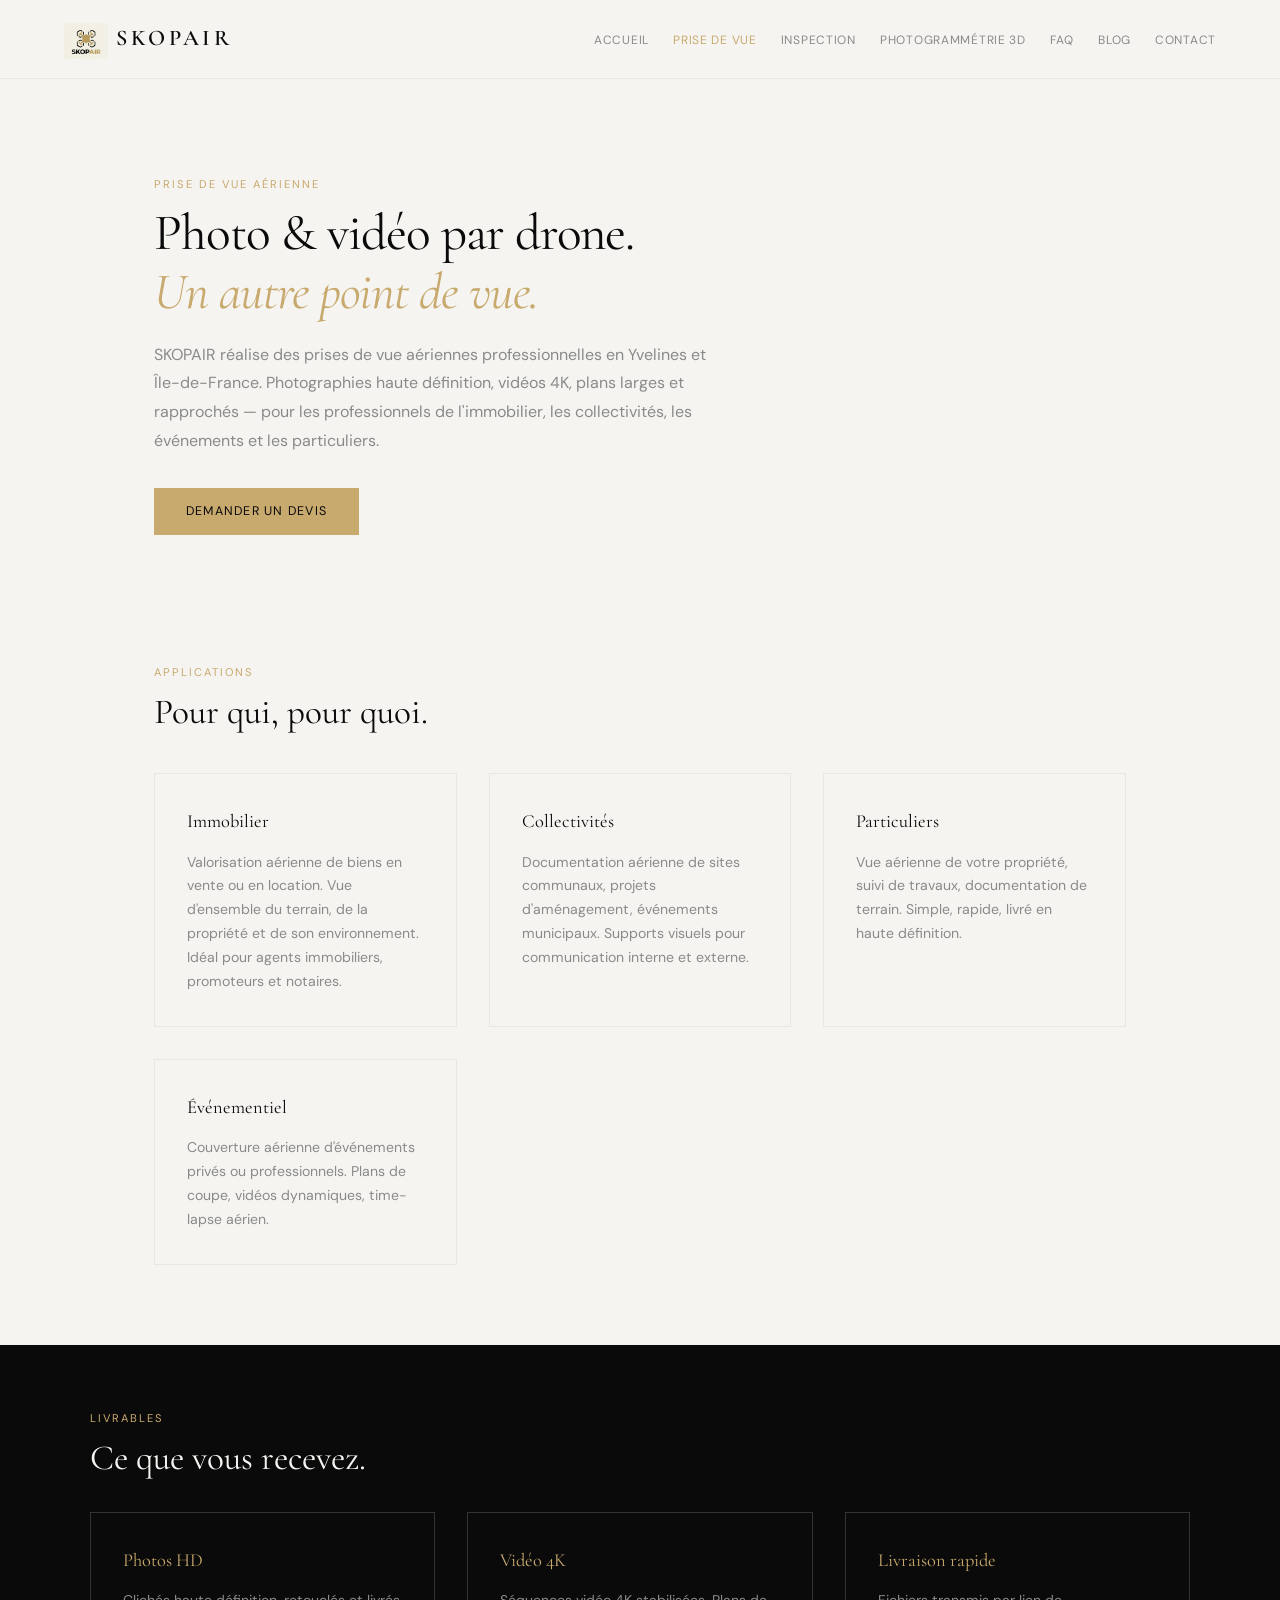
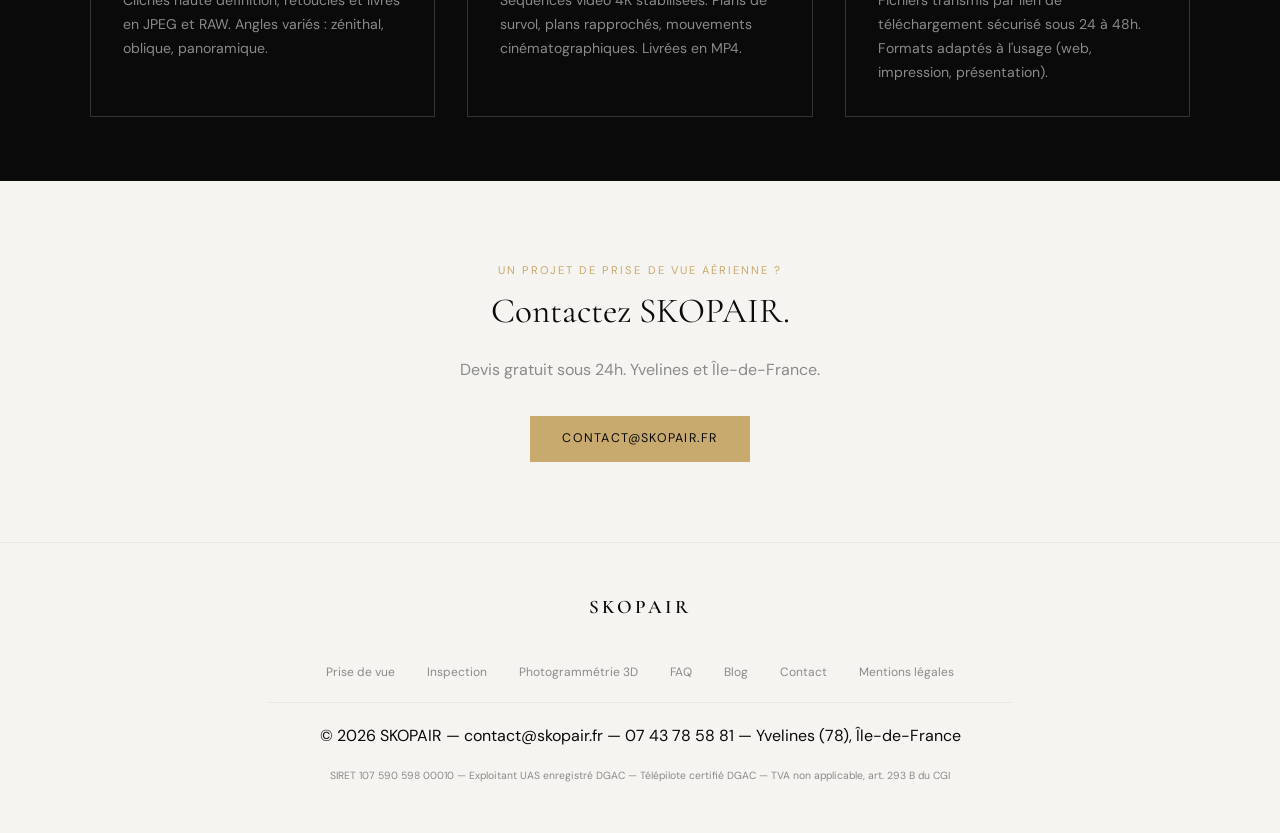
<file: prisedevue.html>
<!DOCTYPE html>
<html lang="fr">
<head>
  <meta charset="UTF-8">
  <meta name="viewport" content="width=device-width, initial-scale=1.0">
  <title>Prise de Vue Aérienne par Drone — Photo & Vidéo | SKOPAIR Yvelines</title>
  <meta name="description" content="Prise de vue aérienne par drone professionnel : photo HD, vidéo 4K, plans larges pour immobilier, collectivités, événements et particuliers. SKOPAIR — Yvelines (78) et Île-de-France.">
  <meta name="keywords" content="prise de vue drone Yvelines, photo aérienne drone 78, vidéo drone immobilier, photographe drone Île-de-France, drone vidéo 4K, photo drone maison, vue aérienne terrain, prise de vue aérienne professionnelle">
  <meta name="robots" content="index, follow">
  <link rel="canonical" href="https://skopair.fr/prisedevue.html">
  <link rel="icon" href="favicon.ico" type="image/x-icon">
  <link rel="preconnect" href="https://fonts.googleapis.com">
  <link href="https://fonts.googleapis.com/css2?family=Cormorant+Garamond:wght@300;400;500;600&family=DM+Sans:wght@300;400;500&display=swap" rel="stylesheet">
  <style>
    :root{--noir:#0a0a0a;--blanc:#f5f4f0;--or:#c8a96e;--or-hover:#b8993e;--gris:#8a8a8a;--gris-clair:#e8e7e3}
    *{margin:0;padding:0;box-sizing:border-box}html{scroll-behavior:smooth}
    body{font-family:'DM Sans',sans-serif;background:var(--blanc);color:var(--noir);font-size:16px;line-height:1.7}
    h1,h2,h3{font-family:'Cormorant Garamond',serif;font-weight:400}
    h1{font-size:clamp(2rem,5vw,3.2rem);line-height:1.15;letter-spacing:-0.02em}
    h2{font-size:clamp(1.5rem,3.5vw,2.2rem);line-height:1.2}h3{font-size:1.15rem}
    a{color:var(--or);text-decoration:none}a:hover{text-decoration:underline}
    nav{display:flex;justify-content:space-between;align-items:center;padding:1.2rem 5%;border-bottom:1px solid var(--gris-clair);position:sticky;top:0;background:var(--blanc);z-index:100}
    .nav-logo{font-family:'Cormorant Garamond',serif;font-size:1.4rem;font-weight:600;letter-spacing:.15em;color:var(--noir);text-decoration:none}
    .nav-links{display:flex;list-style:none;gap:1.5rem;flex-wrap:wrap;align-items:center}
    .nav-links a{font-size:.75rem;letter-spacing:.06em;text-transform:uppercase;color:var(--gris);text-decoration:none;transition:color .2s}
    .nav-links a:hover,.nav-links a.active{color:var(--or)}
    .hamburger{display:none;flex-direction:column;gap:5px;cursor:pointer;background:none;border:none;padding:4px}
    .hamburger span{width:22px;height:2px;background:var(--noir);transition:all .3s}
    section{padding:5rem 5%;max-width:1100px;margin:0 auto}
    .dark{background:var(--noir);color:var(--blanc);max-width:100%;padding:4rem 5%}
    .dark-inner{max-width:1100px;margin:0 auto}
    .section-eyebrow{font-size:.7rem;letter-spacing:.18em;text-transform:uppercase;color:var(--or);margin-bottom:.6rem}
    .page-hero{padding:6rem 5% 3rem;max-width:1100px;margin:0 auto}
    .page-hero h1 em{font-style:italic;color:var(--or)}
    .card-grid{display:grid;grid-template-columns:repeat(auto-fit,minmax(260px,1fr));gap:2rem;margin-top:2.5rem}
    .card{border:1px solid var(--gris-clair);padding:2rem;transition:border-color .3s,transform .2s}
    .card:hover{border-color:var(--or);transform:translateY(-2px)}
    .card h3{margin-bottom:.8rem}.card p{font-size:.88rem;color:var(--gris);line-height:1.7}
    .btn-primary{display:inline-block;padding:.8rem 2rem;background:var(--or);color:var(--noir);font-size:.78rem;letter-spacing:.1em;text-transform:uppercase;text-decoration:none;transition:background .2s}
    .btn-primary:hover{background:var(--or-hover);text-decoration:none}
    .btn-outline{display:inline-block;padding:.8rem 2rem;border:1px solid var(--or);color:var(--or);font-size:.78rem;letter-spacing:.1em;text-transform:uppercase;text-decoration:none;transition:all .2s}
    .btn-outline:hover{background:var(--or);color:var(--noir);text-decoration:none}
    footer{display:flex;flex-direction:column;align-items:center;gap:1.2rem;padding:3rem 5%;border-top:1px solid var(--gris-clair);text-align:center}
    .footer-logo{font-family:'Cormorant Garamond',serif;font-size:1.2rem;font-weight:600;letter-spacing:.15em}
    .footer-nav{display:flex;gap:2rem;flex-wrap:wrap;justify-content:center}
    .footer-nav a{color:var(--gris);text-decoration:none;font-size:.75rem}.footer-nav a:hover{color:var(--or)}
    .footer-legal{font-size:.65rem;color:var(--gris);line-height:1.6}
    .fade-in{opacity:0;transform:translateY(20px);transition:opacity .6s,transform .6s}
    .fade-in.visible{opacity:1;transform:translateY(0)}
    @media(max-width:768px){
      .hamburger{display:flex}
      .nav-links{display:none;position:absolute;top:100%;left:0;right:0;flex-direction:column;background:var(--blanc);padding:1.5rem 5%;border-bottom:1px solid var(--gris-clair);gap:1rem}
      .nav-links.open{display:flex}
      section,.page-hero{padding-left:6%;padding-right:6%}
      .card-grid{grid-template-columns:1fr}
    }
  </style>
</head>
<body>

<nav>
  <a href="index.html" class="nav-logo"><img src="logo.png" alt="SKOPAIR" style="height:36px;width:auto;vertical-align:middle;margin-right:.5rem;">SKOPAIR</a>
  <button class="hamburger" onclick="document.querySelector('.nav-links').classList.toggle('open')" aria-label="Menu">
    <span></span><span></span><span></span>
  </button>
  <ul class="nav-links">
    <li><a href="index.html">Accueil</a></li>
    <li><a href="prisedevue.html" class="active">Prise de vue</a></li>
    <li><a href="inspection.html">Inspection</a></li>
    <li><a href="photogrammetrie.html">Photogramm&eacute;trie 3D</a></li>
    <li><a href="faq.html">FAQ</a></li>
    <li><a href="blog.html">Blog</a></li>
    <li><a href="contact.html">Contact</a></li>
  </ul>
</nav>

<div class="page-hero fade-in">
  <p class="section-eyebrow">Prise de vue a&eacute;rienne</p>
  <h1>Photo &amp; vid&eacute;o par drone.<br><em>Un autre point de vue.</em></h1>
  <p style="color:var(--gris);max-width:560px;font-size:1rem;line-height:1.8;margin-top:1.2rem;">SKOPAIR r&eacute;alise des prises de vue a&eacute;riennes professionnelles en Yvelines et &Icirc;le-de-France. Photographies haute d&eacute;finition, vid&eacute;os 4K, plans larges et rapproch&eacute;s &mdash; pour les professionnels de l'immobilier, les collectivit&eacute;s, les &eacute;v&eacute;nements et les particuliers.</p>
  <div style="margin-top:2rem;">
    <a href="contact.html" class="btn-primary">Demander un devis</a>
  </div>
</div>

<section class="fade-in">
  <p class="section-eyebrow">Applications</p>
  <h2>Pour qui, pour quoi.</h2>
  <div class="card-grid">
    <div class="card">
      <h3>Immobilier</h3>
      <p>Valorisation a&eacute;rienne de biens en vente ou en location. Vue d'ensemble du terrain, de la propri&eacute;t&eacute; et de son environnement. Id&eacute;al pour agents immobiliers, promoteurs et notaires.</p>
    </div>
    <div class="card">
      <h3>Collectivit&eacute;s</h3>
      <p>Documentation a&eacute;rienne de sites communaux, projets d'am&eacute;nagement, &eacute;v&eacute;nements municipaux. Supports visuels pour communication interne et externe.</p>
    </div>
    <div class="card">
      <h3>Particuliers</h3>
      <p>Vue a&eacute;rienne de votre propri&eacute;t&eacute;, suivi de travaux, documentation de terrain. Simple, rapide, livr&eacute; en haute d&eacute;finition.</p>
    </div>
    <div class="card">
      <h3>&Eacute;v&eacute;nementiel</h3>
      <p>Couverture a&eacute;rienne d'&eacute;v&eacute;nements priv&eacute;s ou professionnels. Plans de coupe, vid&eacute;os dynamiques, time-lapse a&eacute;rien.</p>
    </div>
  </div>
</section>

<div class="dark">
  <div class="dark-inner fade-in">
    <p class="section-eyebrow" style="color:var(--or);">Livrables</p>
    <h2 style="color:var(--blanc);">Ce que vous recevez.</h2>
    <div class="card-grid" style="margin-top:2rem;">
      <div class="card" style="border-color:#333;background:transparent;">
        <h3 style="color:var(--or);">Photos HD</h3>
        <p style="color:var(--gris);">Clich&eacute;s haute d&eacute;finition, retoucl&eacute;s et livr&eacute;s en JPEG et RAW. Angles vari&eacute;s : z&eacute;nithal, oblique, panoramique.</p>
      </div>
      <div class="card" style="border-color:#333;background:transparent;">
        <h3 style="color:var(--or);">Vid&eacute;o 4K</h3>
        <p style="color:var(--gris);">S&eacute;quences vid&eacute;o 4K stabilis&eacute;es. Plans de survol, plans rapproch&eacute;s, mouvements cin&eacute;matographiques. Livr&eacute;es en MP4.</p>
      </div>
      <div class="card" style="border-color:#333;background:transparent;">
        <h3 style="color:var(--or);">Livraison rapide</h3>
        <p style="color:var(--gris);">Fichiers transmis par lien de t&eacute;l&eacute;chargement s&eacute;curis&eacute; sous 24 &agrave; 48h. Formats adapt&eacute;s &agrave; l'usage (web, impression, pr&eacute;sentation).</p>
      </div>
    </div>
  </div>
</div>

<section class="fade-in" style="text-align:center;">
  <p class="section-eyebrow">Un projet de prise de vue a&eacute;rienne ?</p>
  <h2 style="margin-bottom:1.5rem;">Contactez SKOPAIR.</h2>
  <p style="color:var(--gris);max-width:480px;margin:0 auto 2rem;">Devis gratuit sous 24h. Yvelines et &Icirc;le-de-France.</p>
  <a href="contact.html" class="btn-primary">contact@skopair.fr</a>
</section>

<footer>
  <span class="footer-logo">SKOPAIR</span>
  <nav class="footer-nav">
    <a href="prisedevue.html">Prise de vue</a>
    <a href="inspection.html">Inspection</a>
    <a href="photogrammetrie.html">Photogramm&eacute;trie 3D</a>
    <a href="faq.html">FAQ</a>
    <a href="blog.html">Blog</a>
    <a href="contact.html">Contact</a>
    <a href="mentions-legales.html">Mentions l&eacute;gales</a>
  </nav>
  <span class="footer-copy">&copy; 2026 SKOPAIR &mdash; contact@skopair.fr &mdash; 07&nbsp;43&nbsp;78&nbsp;58&nbsp;81 &mdash; Yvelines (78), &Icirc;le-de-France</span>
  <span class="footer-legal">SIRET 107&nbsp;590&nbsp;598&nbsp;00010 &mdash; Exploitant UAS enregistr&eacute; DGAC &mdash; T&eacute;l&eacute;pilote certifi&eacute; DGAC &mdash; TVA non applicable, art.&nbsp;293&nbsp;B du CGI</span>
</footer>

<script>
  const obs=new IntersectionObserver(e=>e.forEach(el=>{if(el.isIntersecting)el.target.classList.add('visible')}),{threshold:.1});
  document.querySelectorAll('.fade-in').forEach(el=>obs.observe(el));
</script>
</body>
</html>
</file>
